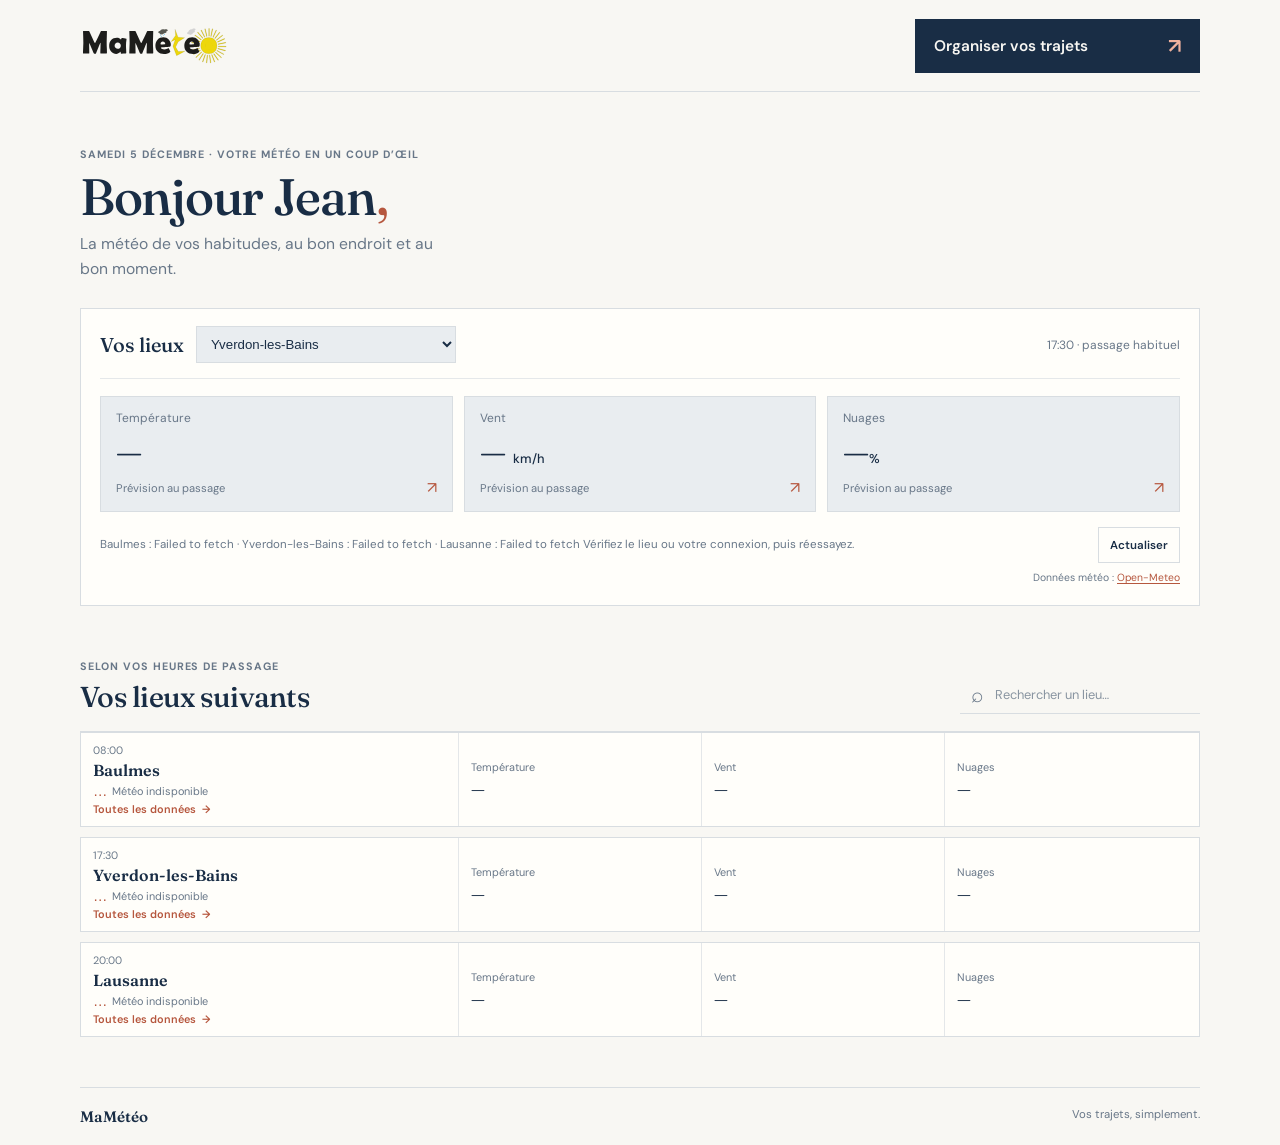
<file: mameteo/index.html>
<!doctype html>
<html lang="fr">
<head>
	<meta charset="utf-8">
	<meta name="viewport" content="width=device-width, initial-scale=1">
	<meta name="theme-color" content="#f8f7f3">
	<title>MaMétéo — vos trajets, en un coup d’œil</title>
	<link rel="stylesheet" href="app.css">
	<script src="app.js" defer></script>
</head>
<body>
	<div class="app-shell">
		<header class="topbar">
			<nav class="header-nav" aria-label="Navigation principale">
				<a class="header-back" href="#accueil" aria-label="Retour à l’accueil" hidden><span aria-hidden="true">←</span></a>
				<a class="brand" href="#accueil" aria-label="MaMétéo, accueil"><img class="brand-logo" src="assets/logo-mameteo.svg" width="400" height="110" alt="MaMétéo"></a>
				<a class="organize-button" id="organize-cta" href="#organisation">Organiser vos trajets <span aria-hidden="true">↗</span></a>
			</nav>
		</header>

		<main>
			<section class="screen home-screen" id="accueil" data-screen="accueil" aria-labelledby="home-title">
				<div class="home-intro">
					<p class="eyebrow" id="today-label">VOTRE MÉTÉO, EN UN COUP D’ŒIL</p>
					<h1 id="home-title">Bonjour Jean<span>,</span></h1>
					<p class="lede">La météo de vos habitudes, au bon endroit et au bon moment.</p>
				</div>

				<section class="weather-overview" aria-label="Météo du lieu sélectionné">
					<div class="location-heading">
						<label class="location-select-label" for="featured-place">Vos lieux</label>
						<select class="location-select" id="featured-place" aria-label="Choisir un lieu"></select>
						<span class="location-time" id="featured-time"></span>
					</div>
					<div class="weather-summary" id="weather-summary">
						<a class="summary-metric" href="#precision" data-summary-metric="temperature"><span class="metric-label">Température</span><strong id="summary-temperature">—</strong><span class="metric-hint"><span id="summary-temperature-hint">Prévision au passage</span><span aria-hidden="true">↗</span></span></a>
						<a class="summary-metric" href="#precision" data-summary-metric="wind"><span class="metric-label">Vent</span><strong id="summary-wind">— <small>km/h</small></strong><span class="metric-hint"><span id="summary-wind-hint">Prévision au passage</span><span aria-hidden="true">↗</span></span></a>
						<a class="summary-metric" href="#precision" data-summary-metric="clouds"><span class="metric-label">Nuages</span><strong id="summary-clouds">—<small>%</small></strong><span class="metric-hint"><span id="summary-clouds-hint">Prévision au passage</span><span aria-hidden="true">↗</span></span></a>
					</div>
					<div class="weather-status-row"><p class="weather-status" id="weather-status" role="status">Chargement des prévisions météo…</p><button class="refresh-weather" id="refresh-weather" type="button" disabled>Actualiser</button></div>
					<p class="weather-attribution">Données météo : <a href="https://open-meteo.com/" target="_blank" rel="noreferrer">Open-Meteo</a></p>
				</section>

				<section class="places-section" aria-labelledby="places-title">
					<div class="section-heading" id="lieux">
						<div><p class="eyebrow">SELON VOS HEURES DE PASSAGE</p><h2 id="places-title">Vos lieux suivants</h2></div>
						<label class="search-box"><span class="visually-hidden">Rechercher un lieu</span><span aria-hidden="true">⌕</span><input id="place-search" type="search" placeholder="Rechercher un lieu…"></label>
					</div>
					<div class="place-list" id="place-grid" aria-live="polite"></div>
					<p class="empty-state" id="empty-state" hidden>Aucun lieu ne correspond à votre recherche.</p>
				</section>
			</section>

			<section class="screen organize-screen" id="organisation" data-screen="organisation" aria-labelledby="organize-title" hidden>
				<div class="page-heading">
					<p class="eyebrow">VOS HABITUDES, À VOTRE RYTHME</p>
					<h1 id="organize-title">Organiser vos trajets</h1>
					<p class="lede">Ajoutez vos lieux et indiquez à quelle heure vous y passez d’habitude.</p>
				</div>
				<div class="organize-layout">
					<section class="route-panel" aria-labelledby="route-heading">
						<div class="section-heading compact-heading"><div><p class="eyebrow">ORDRE DE PASSAGE</p><h2 id="route-heading">Vos lieux enregistrés</h2></div></div>
						<ol class="route-list" id="route-list"></ol>
					</section>
					<aside class="settings-panel">
						<form class="add-form" id="add-place-form">
							<p class="eyebrow">UN NOUVEAU REPÈRE</p>
							<h2>Ajouter un lieu</h2>
							<label for="new-place-name">Rechercher une ville ou un lieu</label>
							<div class="place-search-field">
								<input id="new-place-name" name="name" type="search" placeholder="Ex. Neuchâtel" maxlength="80" autocomplete="off" role="combobox" aria-autocomplete="list" aria-controls="place-suggestions" aria-expanded="false" aria-describedby="place-search-status" required>
								<ul class="place-suggestions" id="place-suggestions" role="listbox" aria-label="Suggestions de lieux" hidden></ul>
							</div>
							<p class="place-search-status" id="place-search-status" role="status" aria-live="polite">Saisissez au moins deux caractères pour rechercher un lieu.</p>
							<label for="new-place-time">Heure de passage habituelle</label>
							<input id="new-place-time" name="time" type="text" value="18:00" placeholder="18:00" inputmode="text" pattern="([01][0-9]|2[0-3]):[0-5][0-9]" maxlength="5" aria-describedby="time-format-description" title="Saisissez une heure au format 24 h, de 00:00 à 23:59" required>
							<p class="place-search-status" id="time-format-description">Format 24 h : de 00:00 à 23:59.</p>
							<button class="primary-button" type="submit">Ajouter le lieu <span aria-hidden="true">+</span></button>
						</form>
						<div class="notification-setting">
							<div><strong>Rappels de trajet</strong><p>Les lieux sont réglés sur un rappel une heure avant. Activez les notifications pour recevoir les alertes.</p></div>
							<label class="switch"><input id="notification-setting" type="checkbox" aria-label="Activer les rappels météo"><span aria-hidden="true"></span></label>
						</div>
						<p class="notification-status" id="notification-status" role="status"></p>
					</aside>
				</div>
			</section>

			<section class="screen detail-screen" id="precision" data-screen="precision" aria-labelledby="detail-title" hidden>
				<a class="back-link" href="#accueil">← <span>Retour à mes lieux</span></a>
				<div class="detail-heading">
					<div><p class="eyebrow" id="detail-kicker">VOTRE TRAJET · 17:30</p><h1 id="detail-title">Yverdon-les-Bains</h1><p class="lede" id="detail-description">Chargement des prévisions météo…</p></div>
					<div class="detail-temperature"><span class="weather-symbol" id="detail-symbol" aria-hidden="true">…</span><strong id="detail-temperature-value">—</strong><span id="detail-condition">—</span></div>
				</div>
				<div class="weather-measures" aria-label="Toutes les données météo">
					<section class="weather-measure" aria-labelledby="temperature-heading">
						<div class="measure-panel">
							<div class="measure-primary"><span class="measure-symbol" id="temperature-symbol" aria-hidden="true">…</span><div class="measure-reading"><strong id="measure-temperature-value">—</strong><h2 class="measure-title" id="temperature-heading">Température</h2></div><span id="measure-condition">—</span></div>
							<div class="measure-secondary"><div class="measure-stat"><span>Température ressentie</span><strong id="fact-feels-like">—</strong></div><p id="temperature-advice">Chargement des prévisions météo…</p></div>
						</div>
					</section>
					<section class="weather-measure" aria-labelledby="wind-heading">
						<div class="measure-panel">
							<div class="measure-primary"><span class="measure-symbol wind-symbol" aria-hidden="true">↗</span><div class="measure-reading"><strong id="fact-wind">— <small>km/h</small></strong><h2 class="measure-title" id="wind-heading">Vent</h2></div><span>Vitesse moyenne</span></div>
							<div class="measure-secondary measure-stats"><div class="measure-stat"><span>Direction</span><strong id="wind-direction">—</strong></div><div class="measure-stat"><span>Rafales</span><strong id="wind-gusts">—</strong></div><p id="wind-advice">Chargement des prévisions météo…</p></div>
						</div>
					</section>
					<section class="weather-measure" aria-labelledby="clouds-heading">
						<div class="measure-panel">
							<div class="measure-primary"><span class="measure-symbol" aria-hidden="true">☁</span><div class="measure-reading"><strong id="fact-clouds">—</strong><h2 class="measure-title" id="clouds-heading">Nuages</h2></div><span>Couverture nuageuse</span></div>
							<div class="measure-secondary measure-stats"><div class="cloud-cover-track" aria-label="Couverture nuageuse"><span id="cloud-cover-fill"></span></div><div class="measure-stat"><span>Humidité</span><strong id="fact-humidity">—</strong></div><div class="measure-stat"><span>Risque de pluie</span><strong id="fact-precipitation">—</strong></div></div>
						</div>
					</section>
				</div>
				<a class="forecast-link" href="#precision-plus">Voir les prévisions heure par heure <span aria-hidden="true">→</span></a>
				<p class="weather-attribution">Prévisions fournies par <a href="https://open-meteo.com/" target="_blank" rel="noreferrer">Open-Meteo</a>.</p>
			</section>

			<section class="screen forecast-screen" id="precision-plus" data-screen="precision-plus" aria-labelledby="forecast-title" hidden>
				<a class="back-link" href="#precision">← <span>Retour aux précisions</span></a>
				<div class="page-heading forecast-heading"><p class="eyebrow">ÉVOLUTION DU CIEL</p><h1 id="forecast-title">Les prochaines heures</h1><p class="lede" id="forecast-location">Yverdon-les-Bains · aujourd’hui</p></div>
				<div class="forecast-strip" id="forecast-strip" aria-label="Prévisions autour de l’heure de passage"></div>
				<a class="primary-button forecast-back" href="#precision">J’ai ma réponse <span aria-hidden="true">→</span></a>
			</section>
		</main>
		<footer><span>MaMétéo</span><span>Vos trajets, simplement.</span></footer>
	</div>
</body>
</html>
</file>
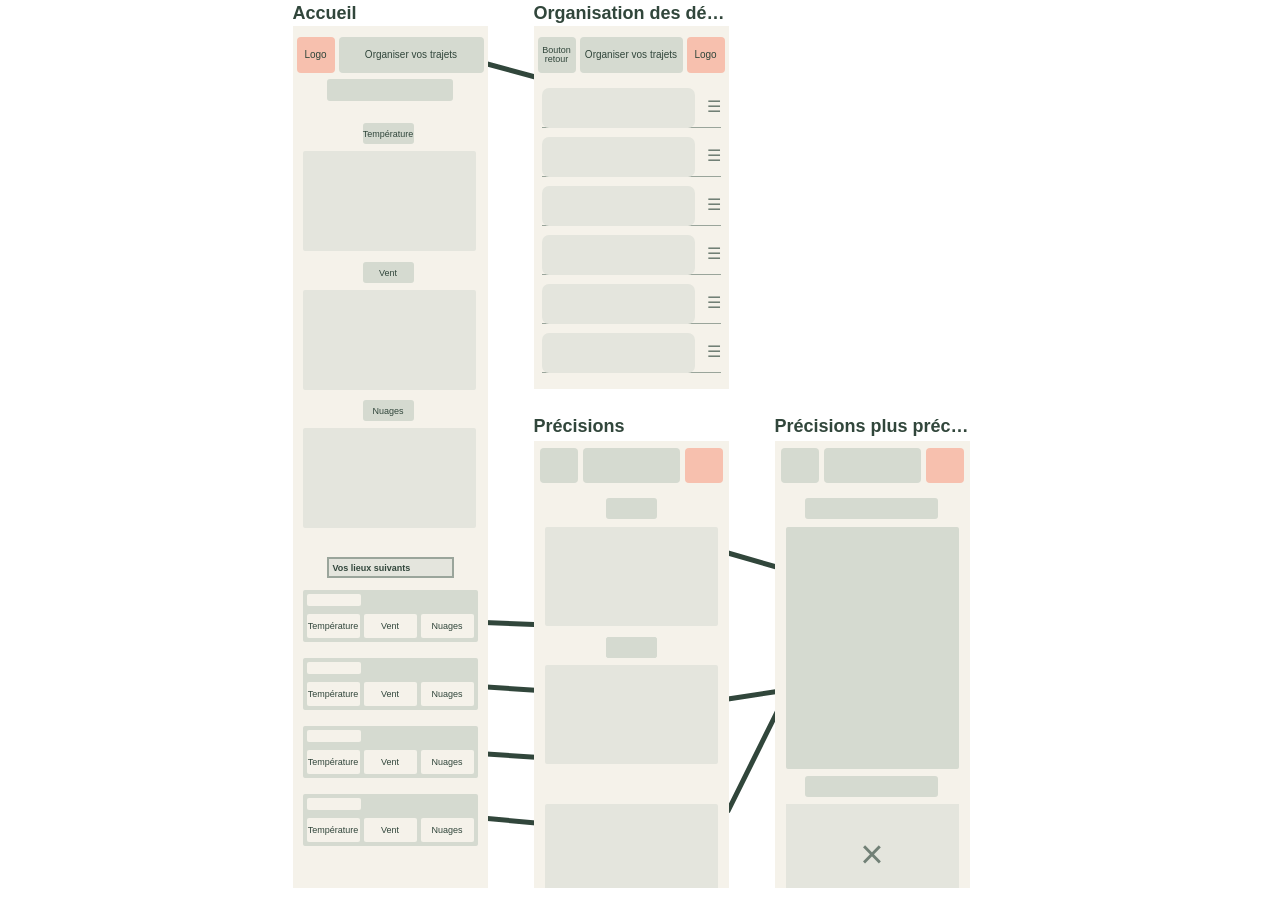
<file: mameteo/nouvelles-versions/index.html>
<!doctype html>
<html lang="fr">
<head>
  <meta charset="utf-8">
  <meta name="viewport" content="width=device-width, initial-scale=1">
  <title>MaMétéo — nouvelle maquette</title>
  <link rel="stylesheet" href="styles.css">
</head>
<body>
  <main class="stage" aria-label="Maquette MaMétéo">
    <svg class="connections" viewBox="0 0 715 888" aria-hidden="true">
      <path d="M197 62 L267 81" />
      <path d="M188 622 L264 625" />
      <path d="M188 686 L264 691" />
      <path d="M188 753 L264 758" />
      <path d="M188 817 L264 824" />
      <path d="M445 553 L504 570" />
      <path d="M445 699 L504 690" />
      <path d="M445 811 L504 692" />
    </svg>

    <section class="screen home-screen" id="accueil" aria-labelledby="home-title">
      <h1 class="screen-title" id="home-title">Accueil</h1>
      <div class="home-page">
        <header class="home-header">
          <a class="logo-button" href="#accueil">Logo</a>
          <a class="organize-button" href="#organisation">Organiser vos trajets</a>
        </header>
        <a class="location-select" href="#lieux">Vos lieux</a>
        <section class="weather-summary" aria-label="Météo actuelle">
          <a class="metric-label" href="#precision">Température</a>
          <a class="weather-placeholder" href="#precision" aria-label="Voir les précisions de température"></a>
          <a class="metric-label" href="#precision">Vent</a>
          <a class="weather-placeholder" href="#precision" aria-label="Voir les précisions sur le vent"></a>
          <a class="metric-label" href="#precision">Nuages</a>
          <a class="weather-placeholder" href="#precision" aria-label="Voir les précisions sur les nuages"></a>
        </section>
        <section class="saved-places" id="lieux" aria-label="Vos lieux suivants">
          <h2>Vos lieux suivants</h2>
          <div class="place-row">
            <span class="place-name" aria-label="Lieu suivant"></span>
            <a href="#precision">Température</a><a href="#precision">Vent</a><a href="#precision">Nuages</a>
          </div>
          <div class="place-row">
            <span class="place-name" aria-label="Lieu suivant"></span>
            <a href="#precision">Température</a><a href="#precision">Vent</a><a href="#precision">Nuages</a>
          </div>
          <div class="place-row">
            <span class="place-name" aria-label="Lieu suivant"></span>
            <a href="#precision">Température</a><a href="#precision">Vent</a><a href="#precision">Nuages</a>
          </div>
          <div class="place-row">
            <span class="place-name" aria-label="Lieu suivant"></span>
            <a href="#precision">Température</a><a href="#precision">Vent</a><a href="#precision">Nuages</a>
          </div>
        </section>
      </div>
    </section>

    <div class="middle-column">
      <section class="screen organize-screen" id="organisation" aria-labelledby="organize-title">
        <h2 class="screen-title" id="organize-title">Organisation des déplacements</h2>
        <div class="organize-page">
          <header class="organize-header">
            <a href="#accueil" class="back-button">Bouton<br>retour</a>
            <a href="#organisation" class="organize-current">Organiser vos trajets</a>
            <a href="#accueil" class="logo-button">Logo</a>
          </header>
          <ol class="route-list" aria-label="Ordre des lieux">
            <li><a href="#accueil" aria-label="Lieu 1"></a><span aria-hidden="true">☰</span></li>
            <li><a href="#accueil" aria-label="Lieu 2"></a><span aria-hidden="true">☰</span></li>
            <li><a href="#accueil" aria-label="Lieu 3"></a><span aria-hidden="true">☰</span></li>
            <li><a href="#accueil" aria-label="Lieu 4"></a><span aria-hidden="true">☰</span></li>
            <li><a href="#accueil" aria-label="Lieu 5"></a><span aria-hidden="true">☰</span></li>
            <li><a href="#accueil" aria-label="Lieu 6"></a><span aria-hidden="true">☰</span></li>
          </ol>
        </div>
      </section>
      <section class="screen precision-screen" id="precision" aria-labelledby="precision-title">
        <h2 class="screen-title" id="precision-title">Précisions</h2>
        <div class="precision-page">
          <nav class="metric-tabs" aria-label="Type de précision">
            <a href="#precision-plus" aria-label="Température" class="tab-temperature"></a>
            <a href="#precision-plus" aria-label="Vent" class="tab-wind"></a>
            <a href="#precision-plus" aria-label="Nuages" class="tab-clouds"></a>
          </nav>
          <div class="small-placeholder"></div>
          <a class="detail-placeholder" href="#precision-plus" aria-label="Voir des précisions plus précises"></a>
          <div class="small-placeholder lower"></div>
          <a class="detail-placeholder second" href="#precision-plus" aria-label="Voir des précisions supplémentaires"></a>
          <div class="small-placeholder lower"></div>
          <a class="detail-placeholder third" href="#precision-plus" aria-label="Voir les précisions détaillées"></a>
        </div>
      </section>
    </div>

    <section class="screen precise-screen" id="precision-plus" aria-labelledby="precise-title">
      <h2 class="screen-title" id="precise-title">Précisions plus précises</h2>
      <div class="precise-page">
        <nav class="metric-tabs" aria-label="Type de précision">
          <a href="#precision" aria-label="Température" class="tab-temperature"></a>
          <a href="#precision" aria-label="Vent" class="tab-wind"></a>
          <a href="#precision" aria-label="Nuages" class="tab-clouds"></a>
        </nav>
        <div class="small-placeholder"></div>
        <div class="detail-placeholder tall"></div>
        <div class="small-placeholder lower"></div>
        <a class="close-placeholder" href="#precision" aria-label="Fermer les précisions">×</a>
      </div>
    </section>
  </main>
</body>
</html>
</file>
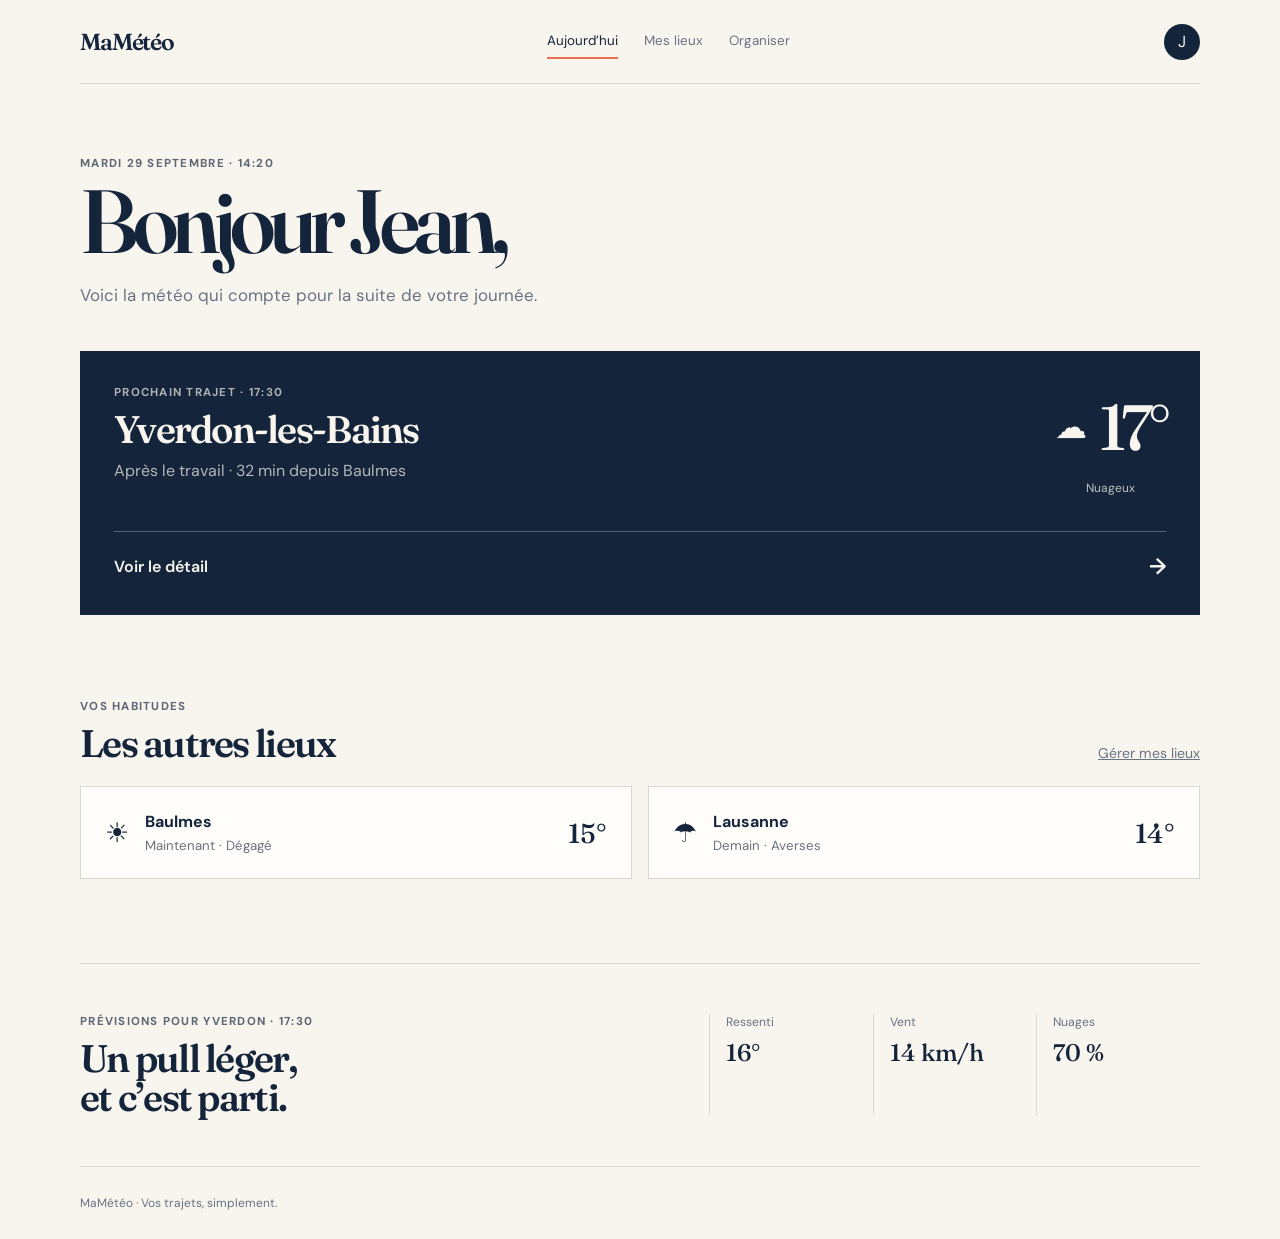
<file: mameteo/piste-a.html>
<!doctype html><html lang="fr"><head><meta charset="utf-8"><meta name="viewport" content="width=device-width, initial-scale=1"><title>MaMétéo — Piste A</title><link rel="stylesheet" href="styles.css"></head><body class="app editorial"><header><a class="wordmark" href="index.html">MaMétéo</a><nav aria-label="Navigation principale"><a class="active" href="#accueil">Aujourd’hui</a><a href="#lieux">Mes lieux</a><a href="#organiser">Organiser</a></nav><button class="avatar" aria-label="Profil de Jean">J</button></header><main id="accueil"><section class="hero"><p class="eyebrow">Mardi 29 septembre · 14:20</p><h1>Bonjour Jean,</h1><p>Voici la météo qui compte pour la suite de votre journée.</p></section><article class="next-place"><div><p class="eyebrow">Prochain trajet · 17:30</p><h2>Yverdon-les-Bains</h2><p>Après le travail · 32 min depuis Baulmes</p></div><div class="weather-main"><span class="weather-icon">☁</span><strong>17°</strong><span>Nuageux</span></div><a class="button" href="#detail">Voir le détail <span>→</span></a></article><section id="lieux" class="section-head"><div><p class="eyebrow">Vos habitudes</p><h2>Les autres lieux</h2></div><a href="#organiser">Gérer mes lieux</a></section><section class="place-grid"><article class="place-card"><span>☀</span><div><h3>Baulmes</h3><p>Maintenant · Dégagé</p></div><strong>15°</strong></article><article class="place-card"><span>☂</span><div><h3>Lausanne</h3><p>Demain · Averses</p></div><strong>14°</strong></article></section><section id="detail" class="detail"><div><p class="eyebrow">Prévisions pour Yverdon · 17:30</p><h2>Un pull léger,<br>et c’est parti.</h2></div><dl><div><dt>Ressenti</dt><dd>16°</dd></div><div><dt>Vent</dt><dd>14 km/h</dd></div><div><dt>Nuages</dt><dd>70 %</dd></div></dl></section></main><footer>MaMétéo · Vos trajets, simplement.</footer></body></html>
</file>
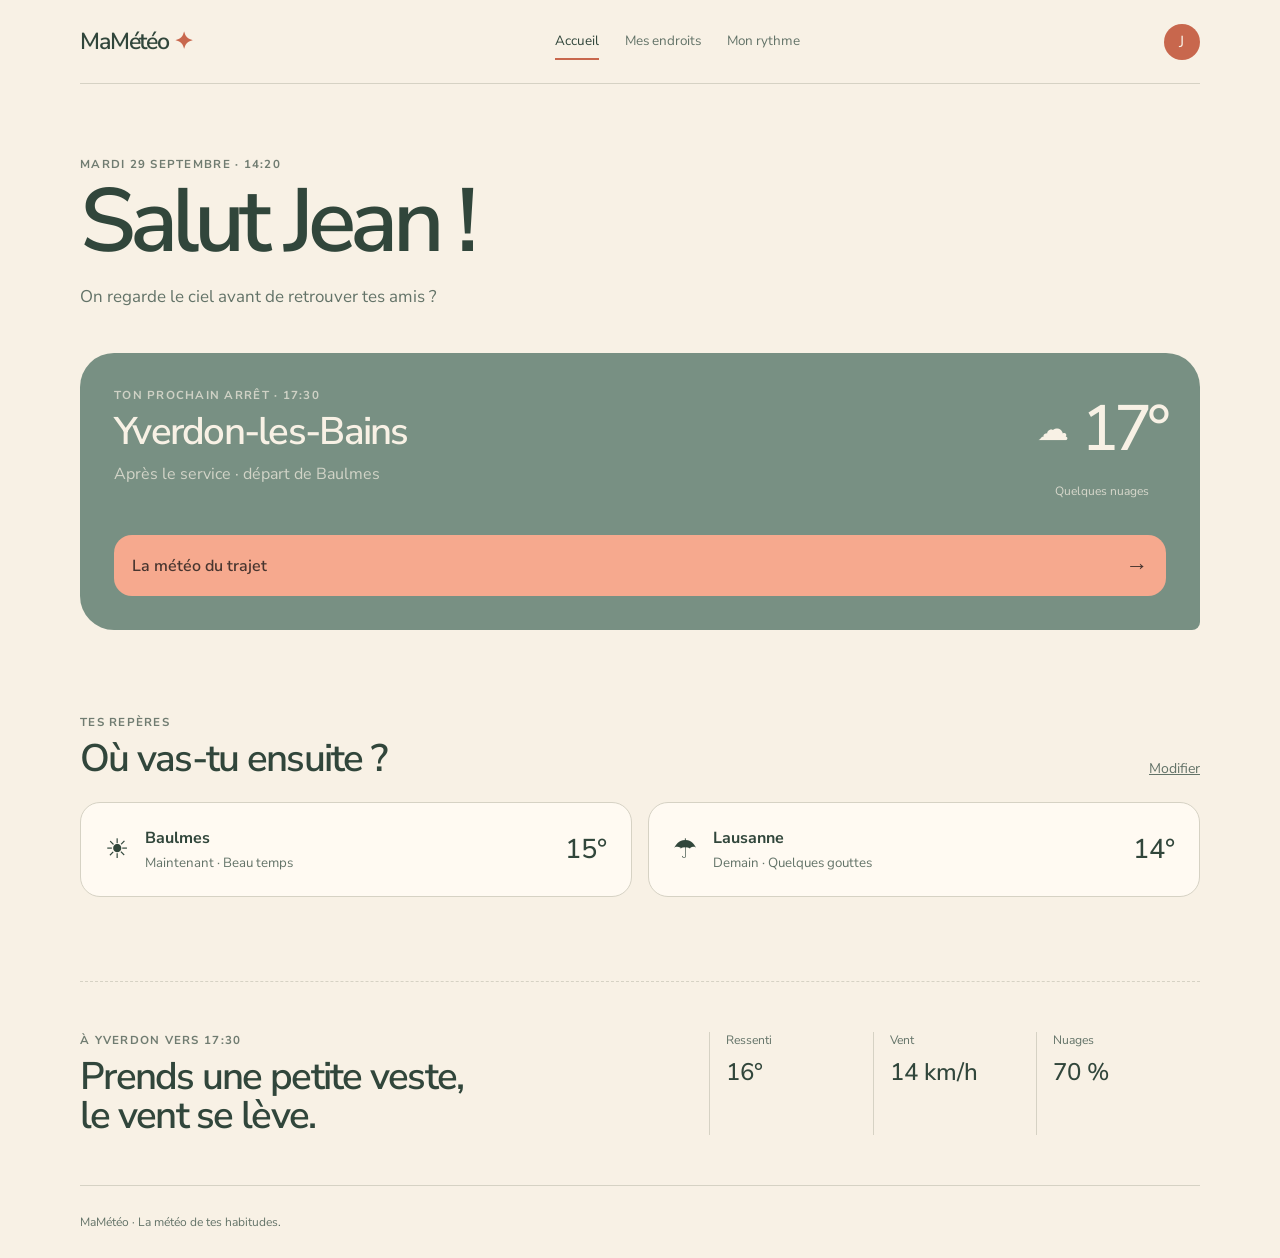
<file: mameteo/piste-b.html>
<!doctype html><html lang="fr"><head><meta charset="utf-8"><meta name="viewport" content="width=device-width, initial-scale=1"><title>MaMétéo — Piste B</title><link rel="stylesheet" href="styles.css"></head><body class="app warm"><header><a class="wordmark" href="index.html">MaMétéo <i>✦</i></a><nav aria-label="Navigation principale"><a class="active" href="#accueil">Accueil</a><a href="#lieux">Mes endroits</a><a href="#organiser">Mon rythme</a></nav><button class="avatar" aria-label="Profil de Jean">J</button></header><main id="accueil"><section class="hero"><p class="eyebrow">Mardi 29 septembre · 14:20</p><h1>Salut Jean !</h1><p>On regarde le ciel avant de retrouver tes amis ?</p></section><article class="next-place"><div><p class="eyebrow">Ton prochain arrêt · 17:30</p><h2>Yverdon-les-Bains</h2><p>Après le service · départ de Baulmes</p></div><div class="weather-main"><span class="weather-icon">☁</span><strong>17°</strong><span>Quelques nuages</span></div><a class="button" href="#detail">La météo du trajet <span>→</span></a></article><section id="lieux" class="section-head"><div><p class="eyebrow">Tes repères</p><h2>Où vas-tu ensuite ?</h2></div><a href="#organiser">Modifier</a></section><section class="place-grid"><article class="place-card"><span>☀</span><div><h3>Baulmes</h3><p>Maintenant · Beau temps</p></div><strong>15°</strong></article><article class="place-card"><span>☂</span><div><h3>Lausanne</h3><p>Demain · Quelques gouttes</p></div><strong>14°</strong></article></section><section id="detail" class="detail"><div><p class="eyebrow">À Yverdon vers 17:30</p><h2>Prends une petite veste,<br>le vent se lève.</h2></div><dl><div><dt>Ressenti</dt><dd>16°</dd></div><div><dt>Vent</dt><dd>14 km/h</dd></div><div><dt>Nuages</dt><dd>70 %</dd></div></dl></section></main><footer>MaMétéo · La météo de tes habitudes.</footer></body></html>
</file>
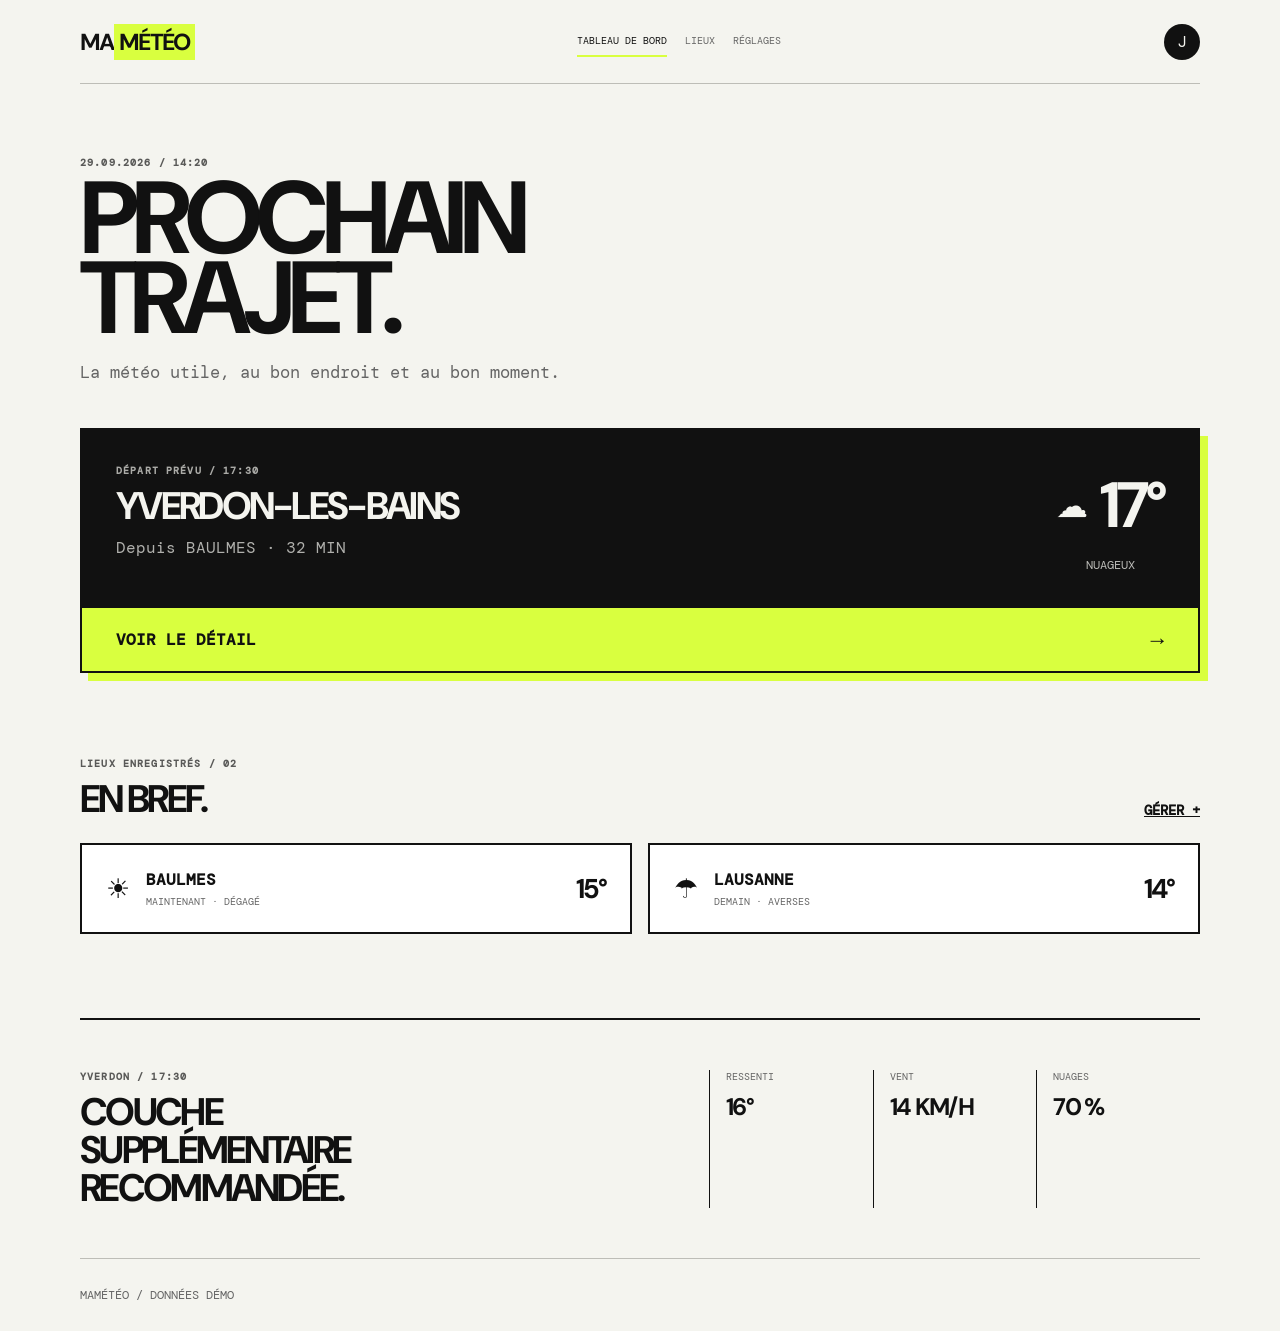
<file: mameteo/piste-c.html>
<!doctype html><html lang="fr"><head><meta charset="utf-8"><meta name="viewport" content="width=device-width, initial-scale=1"><title>MaMétéo — Piste C</title><link rel="stylesheet" href="styles.css"></head><body class="app modern"><header><a class="wordmark" href="index.html">MA<span>MÉTÉO</span></a><nav aria-label="Navigation principale"><a class="active" href="#accueil">TABLEAU DE BORD</a><a href="#lieux">LIEUX</a><a href="#organiser">RÉGLAGES</a></nav><button class="avatar" aria-label="Profil de Jean">J</button></header><main id="accueil"><section class="hero"><p class="eyebrow">29.09.2026 / 14:20</p><h1>PROCHAIN<br>TRAJET.</h1><p>La météo utile, au bon endroit et au bon moment.</p></section><article class="next-place"><div><p class="eyebrow">DÉPART PRÉVU / 17:30</p><h2>YVERDON-LES-BAINS</h2><p>Depuis BAULMES · 32 MIN</p></div><div class="weather-main"><span class="weather-icon">☁</span><strong>17°</strong><span>NUAGEUX</span></div><a class="button" href="#detail">VOIR LE DÉTAIL <span>→</span></a></article><section id="lieux" class="section-head"><div><p class="eyebrow">LIEUX ENREGISTRÉS / 02</p><h2>EN BREF.</h2></div><a href="#organiser">GÉRER +</a></section><section class="place-grid"><article class="place-card"><span>☀</span><div><h3>BAULMES</h3><p>MAINTENANT · DÉGAGÉ</p></div><strong>15°</strong></article><article class="place-card"><span>☂</span><div><h3>LAUSANNE</h3><p>DEMAIN · AVERSES</p></div><strong>14°</strong></article></section><section id="detail" class="detail"><div><p class="eyebrow">YVERDON / 17:30</p><h2>COUCHE<br>SUPPLÉMENTAIRE<br>RECOMMANDÉE.</h2></div><dl><div><dt>RESSENTI</dt><dd>16°</dd></div><div><dt>VENT</dt><dd>14 KM/H</dd></div><div><dt>NUAGES</dt><dd>70 %</dd></div></dl></section></main><footer>MAMÉTÉO / DONNÉES DÉMO</footer></body></html>
</file>
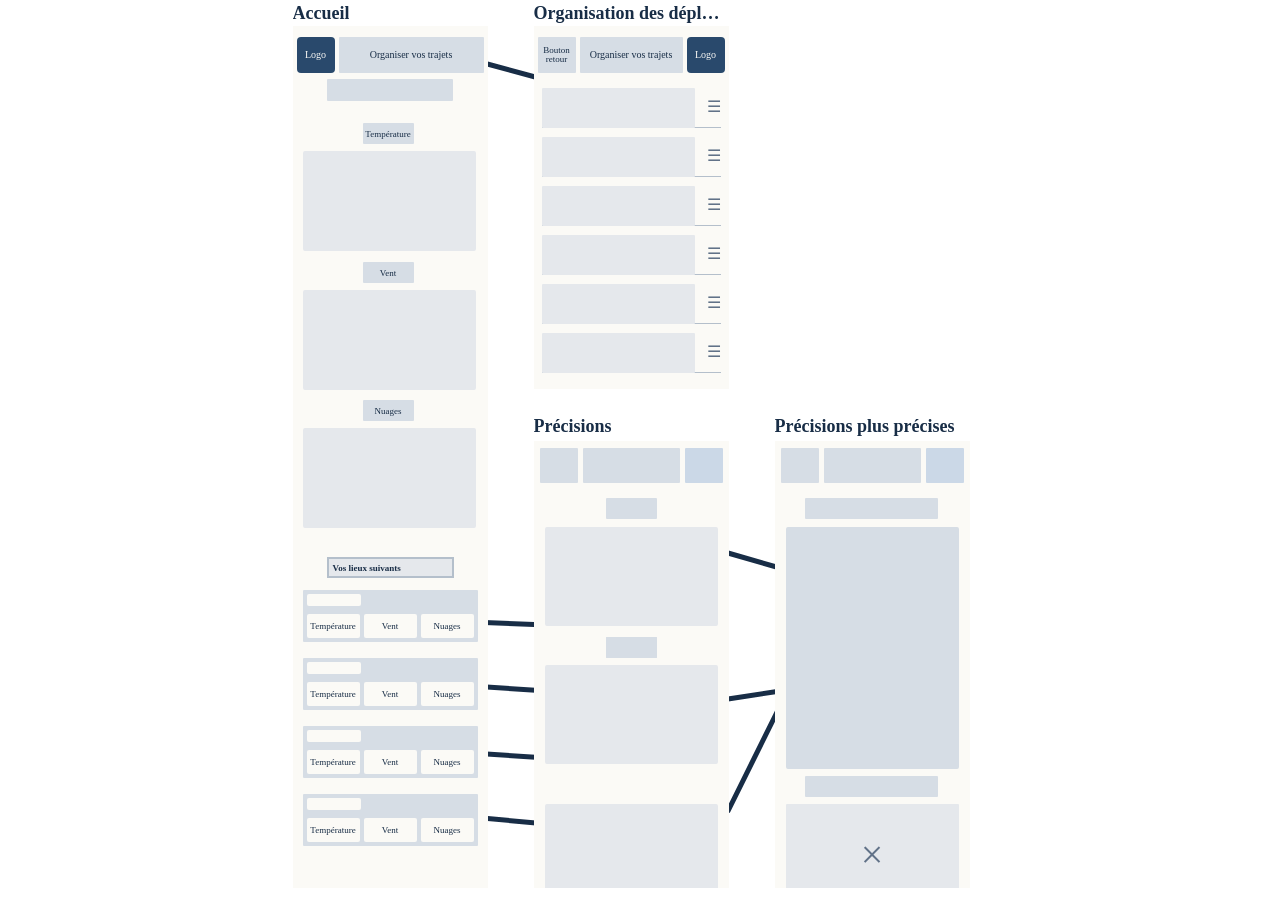
<file: mameteo/nouvelles-versions/piste-a.html>
<!doctype html>
<html lang="fr">
<head>
  <meta charset="utf-8">
  <meta name="viewport" content="width=device-width, initial-scale=1">
  <title>MaMétéo — Piste A</title>
  <link rel="stylesheet" href="styles.css">
  <link rel="stylesheet" href="styles-a.css">
</head>
<body class="piste-a">
  <main class="stage" aria-label="Maquette MaMétéo — Piste A">
    <svg class="connections" viewBox="0 0 715 888" aria-hidden="true">
      <path d="M197 62 L267 81" />
      <path d="M188 622 L264 625" />
      <path d="M188 686 L264 691" />
      <path d="M188 753 L264 758" />
      <path d="M188 817 L264 824" />
      <path d="M445 553 L504 570" />
      <path d="M445 699 L504 690" />
      <path d="M445 811 L504 692" />
    </svg>

    <section class="screen home-screen" id="accueil" aria-labelledby="home-title">
      <h1 class="screen-title" id="home-title">Accueil</h1>
      <div class="home-page">
        <header class="home-header">
          <a class="logo-button" href="#accueil">Logo</a>
          <a class="organize-button" href="#organisation">Organiser vos trajets</a>
        </header>
        <a class="location-select" href="#lieux">Vos lieux</a>
        <section class="weather-summary" aria-label="Météo actuelle">
          <a class="metric-label" href="#precision">Température</a>
          <a class="weather-placeholder" href="#precision" aria-label="Voir les précisions de température"></a>
          <a class="metric-label" href="#precision">Vent</a>
          <a class="weather-placeholder" href="#precision" aria-label="Voir les précisions sur le vent"></a>
          <a class="metric-label" href="#precision">Nuages</a>
          <a class="weather-placeholder" href="#precision" aria-label="Voir les précisions sur les nuages"></a>
        </section>
        <section class="saved-places" id="lieux" aria-label="Vos lieux suivants">
          <h2>Vos lieux suivants</h2>
          <div class="place-row"><span class="place-name" aria-label="Lieu suivant"></span><a href="#precision">Température</a><a href="#precision">Vent</a><a href="#precision">Nuages</a></div>
          <div class="place-row"><span class="place-name" aria-label="Lieu suivant"></span><a href="#precision">Température</a><a href="#precision">Vent</a><a href="#precision">Nuages</a></div>
          <div class="place-row"><span class="place-name" aria-label="Lieu suivant"></span><a href="#precision">Température</a><a href="#precision">Vent</a><a href="#precision">Nuages</a></div>
          <div class="place-row"><span class="place-name" aria-label="Lieu suivant"></span><a href="#precision">Température</a><a href="#precision">Vent</a><a href="#precision">Nuages</a></div>
        </section>
      </div>
    </section>

    <div class="middle-column">
      <section class="screen organize-screen" id="organisation" aria-labelledby="organize-title">
        <h2 class="screen-title" id="organize-title">Organisation des déplacements</h2>
        <div class="organize-page">
          <header class="organize-header">
            <a href="#accueil" class="back-button">Bouton<br>retour</a>
            <a href="#organisation" class="organize-current">Organiser vos trajets</a>
            <a href="#accueil" class="logo-button">Logo</a>
          </header>
          <ol class="route-list" aria-label="Ordre des lieux">
            <li><a href="#accueil" aria-label="Lieu 1"></a><span aria-hidden="true">☰</span></li>
            <li><a href="#accueil" aria-label="Lieu 2"></a><span aria-hidden="true">☰</span></li>
            <li><a href="#accueil" aria-label="Lieu 3"></a><span aria-hidden="true">☰</span></li>
            <li><a href="#accueil" aria-label="Lieu 4"></a><span aria-hidden="true">☰</span></li>
            <li><a href="#accueil" aria-label="Lieu 5"></a><span aria-hidden="true">☰</span></li>
            <li><a href="#accueil" aria-label="Lieu 6"></a><span aria-hidden="true">☰</span></li>
          </ol>
        </div>
      </section>
      <section class="screen precision-screen" id="precision" aria-labelledby="precision-title">
        <h2 class="screen-title" id="precision-title">Précisions</h2>
        <div class="precision-page">
          <nav class="metric-tabs" aria-label="Type de précision">
            <a href="#precision-plus" aria-label="Température" class="tab-temperature"></a>
            <a href="#precision-plus" aria-label="Vent" class="tab-wind"></a>
            <a href="#precision-plus" aria-label="Nuages" class="tab-clouds"></a>
          </nav>
          <div class="small-placeholder"></div>
          <a class="detail-placeholder" href="#precision-plus" aria-label="Voir des précisions plus précises"></a>
          <div class="small-placeholder lower"></div>
          <a class="detail-placeholder second" href="#precision-plus" aria-label="Voir des précisions supplémentaires"></a>
          <div class="small-placeholder lower"></div>
          <a class="detail-placeholder third" href="#precision-plus" aria-label="Voir les précisions détaillées"></a>
        </div>
      </section>
    </div>

    <section class="screen precise-screen" id="precision-plus" aria-labelledby="precise-title">
      <h2 class="screen-title" id="precise-title">Précisions plus précises</h2>
      <div class="precise-page">
        <nav class="metric-tabs" aria-label="Type de précision">
          <a href="#precision" aria-label="Température" class="tab-temperature"></a>
          <a href="#precision" aria-label="Vent" class="tab-wind"></a>
          <a href="#precision" aria-label="Nuages" class="tab-clouds"></a>
        </nav>
        <div class="small-placeholder"></div>
        <div class="detail-placeholder tall"></div>
        <div class="small-placeholder lower"></div>
        <a class="close-placeholder" href="#precision" aria-label="Fermer les précisions">×</a>
      </div>
    </section>
  </main>
</body>
</html>
</file>
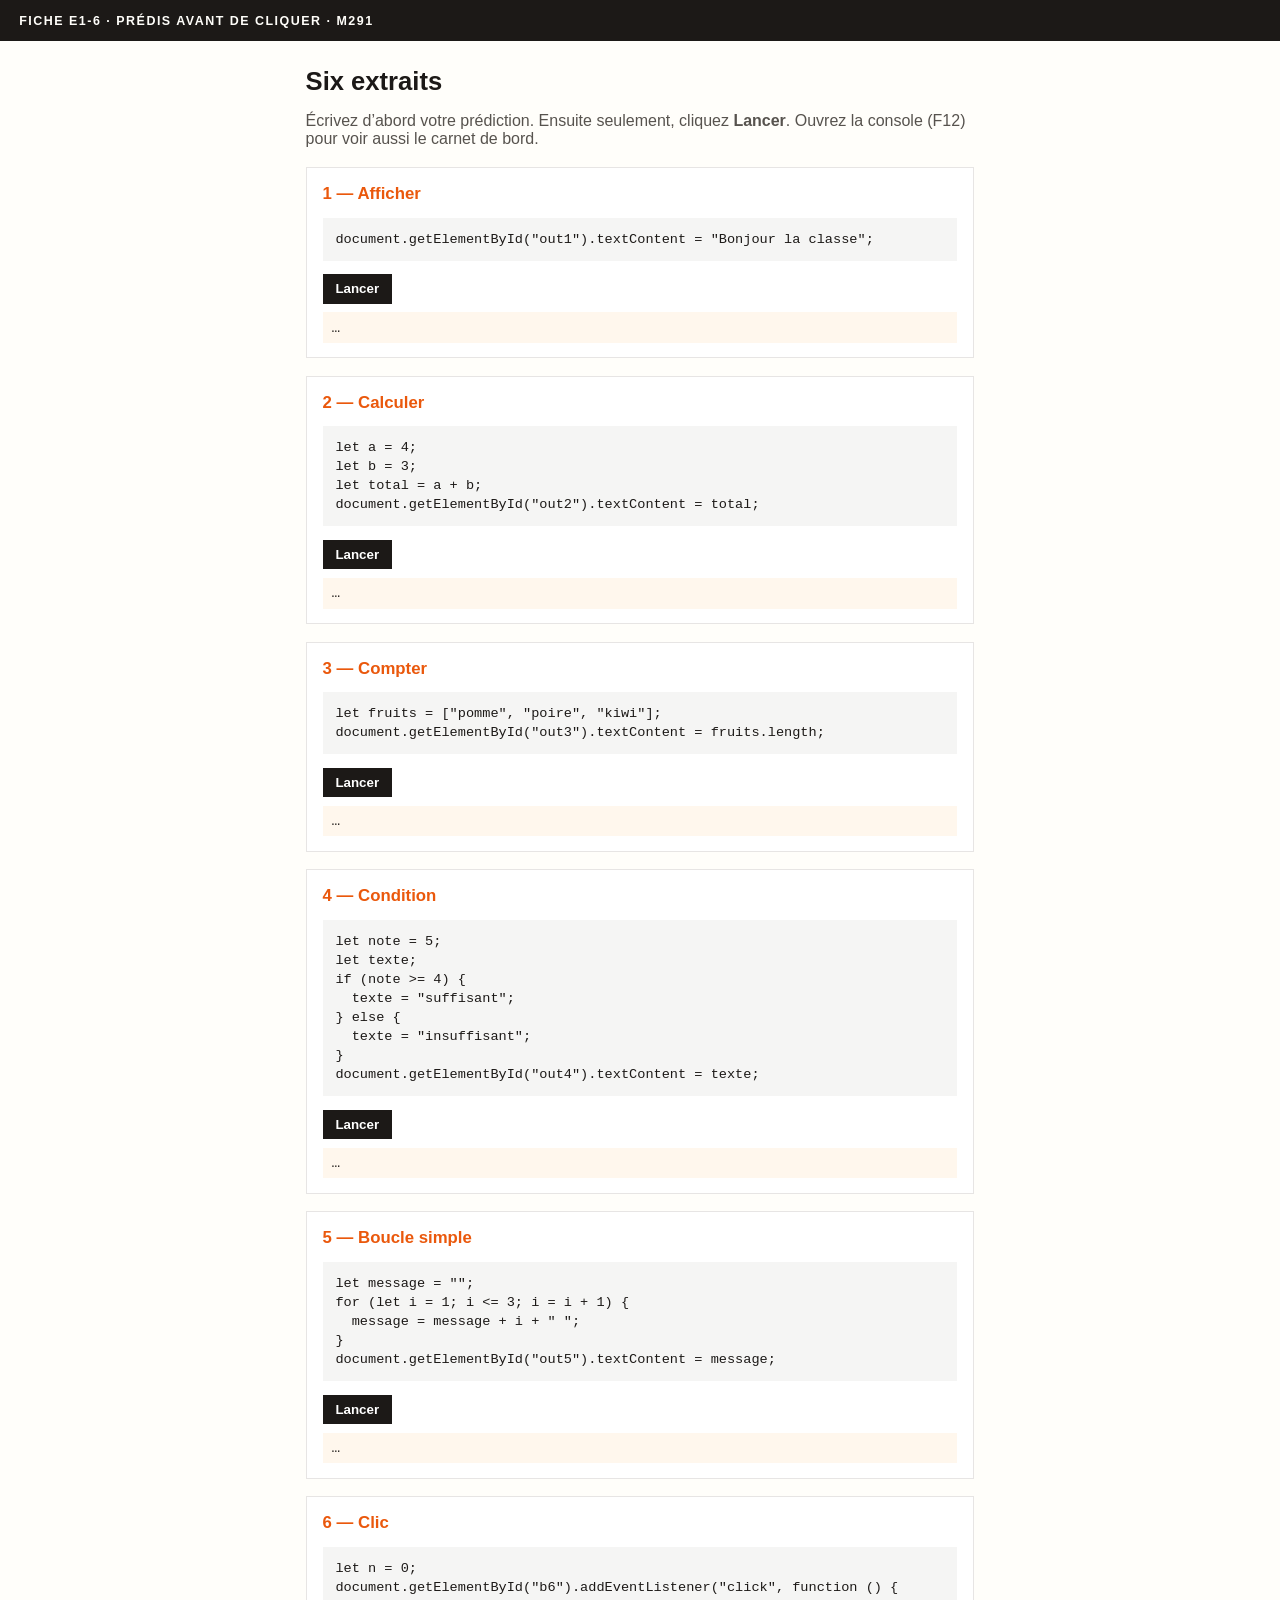
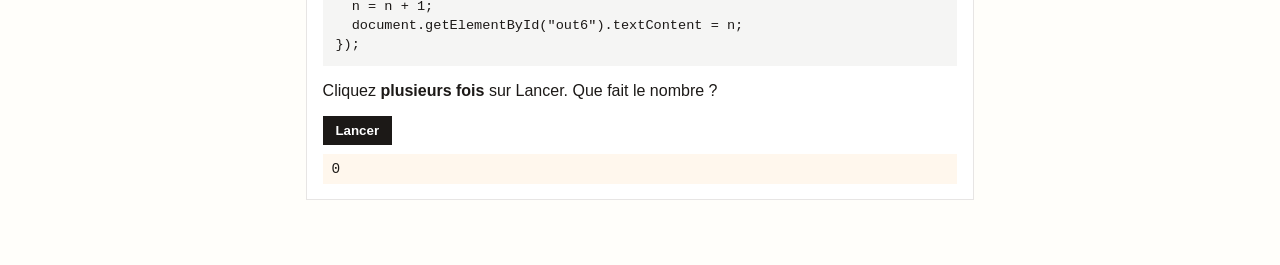
<file: semaine3/e1-6-predis-avant-de-cliquer/depart/six-extraits.html>
<!DOCTYPE html>
<html lang="fr">
<head>
  <meta charset="utf-8">
  <meta name="viewport" content="width=device-width, initial-scale=1">
  <title>e1-6 — Prédis avant de cliquer</title>
  <style>
    :root { --ink:#1c1917; --band:#1c1917; --accent:#ea580c; --bg:#fffefa; --paper:#f5f5f4; }
    * { box-sizing: border-box; }
    body { margin:0; font-family: Arial, Helvetica, sans-serif; background:var(--bg); color:var(--ink); }
    header { background:var(--band); color:#fffefa; padding:0.85rem 1.2rem; letter-spacing:.12em; text-transform:uppercase; font-size:.78rem; font-weight:700; }
    main { max-width: 44rem; margin:0 auto; padding:1.4rem 1.1rem 3rem; }
    h1 { font-size:1.6rem; margin:.2rem 0 0.6rem; }
    .lead { color:#57534e; margin-bottom:1.2rem; }
    article { background:#fff; border:1px solid #e7e5e4; margin:0 0 1.1rem; padding:1rem 1rem 0.9rem; }
    article h2 { margin:0 0 .4rem; font-size:1.05rem; color:var(--accent); }
    pre { background:var(--paper); padding:.75rem .8rem; overflow:auto; font-size:.85rem; line-height:1.4; }
    button { background:var(--band); color:#fff; border:0; padding:.45rem .8rem; font-weight:700; cursor:pointer; }
    button:hover { background:var(--accent); }
    .out { min-height:1.4rem; margin:.55rem 0 0; padding:.45rem .55rem; background:#fff7ed; font-family: ui-monospace, monospace; font-size:.9rem; }
  </style>
</head>
<body>
  <header>Fiche e1-6 · Prédis avant de cliquer · M291</header>
  <main>
    <h1>Six extraits</h1>
    <p class="lead">Écrivez d’abord votre prédiction. Ensuite seulement, cliquez <strong>Lancer</strong>. Ouvrez la console (F12) pour voir aussi le carnet de bord.</p>

    <article>
      <h2>1 — Afficher</h2>
      <pre>document.getElementById("out1").textContent = "Bonjour la classe";</pre>
      <button type="button" id="b1">Lancer</button>
      <div class="out" id="out1">…</div>
    </article>

    <article>
      <h2>2 — Calculer</h2>
      <pre>let a = 4;
let b = 3;
let total = a + b;
document.getElementById("out2").textContent = total;</pre>
      <button type="button" id="b2">Lancer</button>
      <div class="out" id="out2">…</div>
    </article>

    <article>
      <h2>3 — Compter</h2>
      <pre>let fruits = ["pomme", "poire", "kiwi"];
document.getElementById("out3").textContent = fruits.length;</pre>
      <button type="button" id="b3">Lancer</button>
      <div class="out" id="out3">…</div>
    </article>

    <article>
      <h2>4 — Condition</h2>
      <pre>let note = 5;
let texte;
if (note >= 4) {
  texte = "suffisant";
} else {
  texte = "insuffisant";
}
document.getElementById("out4").textContent = texte;</pre>
      <button type="button" id="b4">Lancer</button>
      <div class="out" id="out4">…</div>
    </article>

    <article>
      <h2>5 — Boucle simple</h2>
      <pre>let message = "";
for (let i = 1; i <= 3; i = i + 1) {
  message = message + i + " ";
}
document.getElementById("out5").textContent = message;</pre>
      <button type="button" id="b5">Lancer</button>
      <div class="out" id="out5">…</div>
    </article>

    <article>
      <h2>6 — Clic</h2>
      <pre>let n = 0;
document.getElementById("b6").addEventListener("click", function () {
  n = n + 1;
  document.getElementById("out6").textContent = n;
});</pre>
      <p>Cliquez <strong>plusieurs fois</strong> sur Lancer. Que fait le nombre ?</p>
      <button type="button" id="b6">Lancer</button>
      <div class="out" id="out6">0</div>
    </article>
  </main>
  <script>
    document.getElementById("b1").addEventListener("click", function () {
      document.getElementById("out1").textContent = "Bonjour la classe";
      console.log("extrait 1 : texte affiché");
    });
    document.getElementById("b2").addEventListener("click", function () {
      let a = 4;
      let b = 3;
      let total = a + b;
      document.getElementById("out2").textContent = total;
      console.log("extrait 2 :", total);
    });
    document.getElementById("b3").addEventListener("click", function () {
      let fruits = ["pomme", "poire", "kiwi"];
      document.getElementById("out3").textContent = fruits.length;
      console.log("extrait 3 :", fruits.length);
    });
    document.getElementById("b4").addEventListener("click", function () {
      let note = 5;
      let texte;
      if (note >= 4) {
        texte = "suffisant";
      } else {
        texte = "insuffisant";
      }
      document.getElementById("out4").textContent = texte;
      console.log("extrait 4 :", texte);
    });
    document.getElementById("b5").addEventListener("click", function () {
      let message = "";
      for (let i = 1; i <= 3; i = i + 1) {
        message = message + i + " ";
      }
      document.getElementById("out5").textContent = message;
      console.log("extrait 5 :", message);
    });
    let n = 0;
    document.getElementById("b6").addEventListener("click", function () {
      n = n + 1;
      document.getElementById("out6").textContent = n;
      console.log("extrait 6 :", n);
    });
  </script>
</body>
</html>
</file>
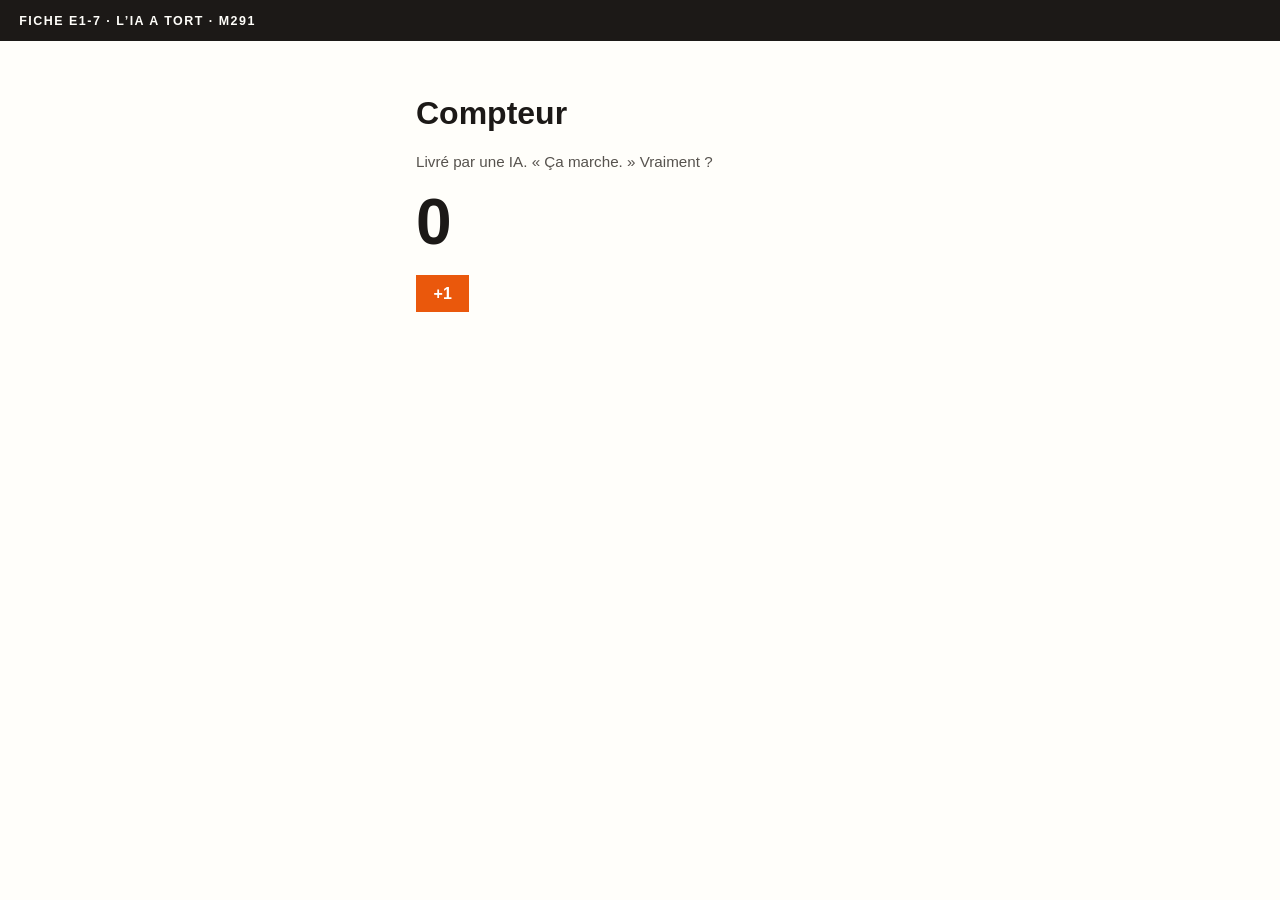
<file: semaine3/e1-7-l-ia-a-tort/depart/compteur.html>
<!DOCTYPE html>
<html lang="fr">
<head>
  <meta charset="utf-8">
  <meta name="viewport" content="width=device-width, initial-scale=1">
  <title>Compteur — e1-7 (version livrée par l’IA)</title>
  <style>
    body { font-family: Arial, Helvetica, sans-serif; background:#fffefa; color:#1c1917; margin:0; }
    header { background:#1c1917; color:#fffefa; padding:.85rem 1.2rem; letter-spacing:.12em; text-transform:uppercase; font-size:.78rem; font-weight:700; }
    main { max-width: 28rem; margin:0 auto; padding:2rem 1.1rem; }
    .count { font-size: 4rem; font-weight:700; margin:.4rem 0 1rem; }
    button { background:#ea580c; color:#fff; border:0; padding:.6rem 1.1rem; font-size:1rem; font-weight:700; cursor:pointer; }
    .note { color:#57534e; font-size:.95rem; }
  </style>
</head>
<body>
  <header>Fiche e1-7 · L’IA a tort · M291</header>
  <main>
    <h1>Compteur</h1>
    <p class="note">Livré par une IA. « Ça marche. » Vraiment ?</p>
    <p class="count" id="affiche">0</p>
    <button type="button" id="plus">+1</button>
  </main>
<script>
  let n = 0;

  const bouton = document.getElementById("plus");
  const affiche = document.getElementById("affiche");

  bouton.addEventListener("click", function () {
    n = n + 1;
    affiche.textContent = n;
    console.log("n vaut maintenant", n);
  });
</script>
</body>
</html>
</file>
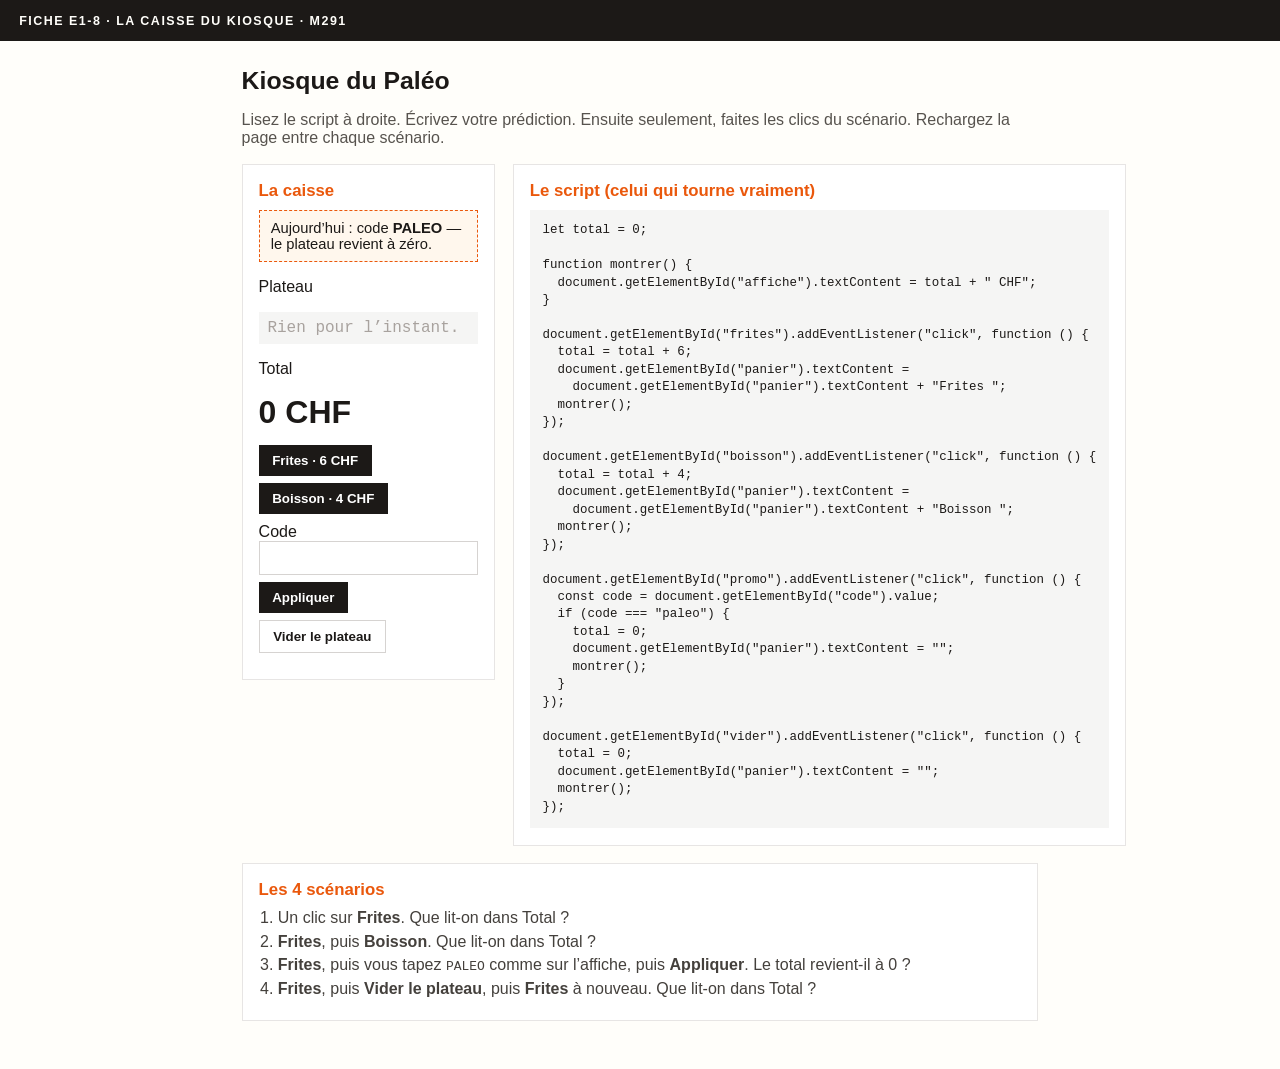
<file: semaine3/e1-8-la-caisse-du-kiosque/depart/caisse.html>
<!DOCTYPE html>
<html lang="fr">
<head>
  <meta charset="utf-8">
  <meta name="viewport" content="width=device-width, initial-scale=1">
  <title>e1-8 — La caisse du kiosque</title>
  <style>
    :root { --ink:#1c1917; --band:#1c1917; --accent:#ea580c; --bg:#fffefa; --paper:#f5f5f4; }
    * { box-sizing: border-box; }
    body { margin:0; font-family: Arial, Helvetica, sans-serif; background:var(--bg); color:var(--ink); }
    header { background:var(--band); color:#fffefa; padding:0.85rem 1.2rem; letter-spacing:.12em; text-transform:uppercase; font-size:.78rem; font-weight:700; }
    main { max-width: 52rem; margin:0 auto; padding:1.4rem 1.1rem 3rem; }
    h1 { font-size:1.55rem; margin:.2rem 0 .45rem; }
    .lead { color:#57534e; margin-bottom:1.1rem; }
    .grid { display:grid; gap:1.1rem; }
    @media (min-width: 720px) { .grid { grid-template-columns: 1fr 1.15fr; align-items:start; } }
    .card { background:#fff; border:1px solid #e7e5e4; padding:1rem 1rem 1.05rem; }
    .card h2 { margin:0 0 .55rem; font-size:1.05rem; color:var(--accent); }
    .affiche-code { background:#fff7ed; border:1px dashed #ea580c; padding:.55rem .7rem; margin:0 0 .8rem; font-size:.92rem; }
    .panier { min-height:1.4rem; margin:.2rem 0 .7rem; padding:.45rem .55rem; background:var(--paper); font-family: ui-monospace, monospace; }
    .panier:empty::before { content:"Rien pour l’instant."; color:#a8a29e; }
    .total { font-size:2rem; font-weight:700; margin:.15rem 0 .85rem; }
    .row { display:flex; flex-wrap:wrap; gap:.45rem; margin-bottom:.55rem; }
    button { background:var(--band); color:#fff; border:0; padding:.5rem .85rem; font-weight:700; cursor:pointer; }
    button:hover { background:var(--accent); }
    button.ghost { background:#fff; color:var(--ink); border:1px solid #d6d3d1; }
    button.ghost:hover { border-color:var(--accent); color:var(--accent); background:#fff; }
    input { font:inherit; padding:.45rem .55rem; border:1px solid #d6d3d1; min-width:8rem; }
    pre { background:var(--paper); padding:.75rem .8rem; overflow:auto; font-size:.78rem; line-height:1.4; margin:0; }
    ol { margin:.3rem 0 0; padding-left:1.2rem; color:#44403c; }
    ol li { margin:0 0 .35rem; }
  </style>
</head>
<body>
  <header>Fiche e1-8 · La caisse du kiosque · M291</header>
  <main>
    <h1>Kiosque du Paléo</h1>
    <p class="lead">Lisez le script à droite. Écrivez votre prédiction. Ensuite seulement, faites les clics du scénario. Rechargez la page entre chaque scénario.</p>

    <div class="grid">
      <section class="card">
        <h2>La caisse</h2>
        <p class="affiche-code">Aujourd’hui : code <strong>PALEO</strong> — le plateau revient à zéro.</p>
        <p>Plateau</p>
        <p class="panier" id="panier"></p>
        <p>Total</p>
        <p class="total" id="affiche">0 CHF</p>
        <div class="row">
          <button type="button" id="frites">Frites · 6 CHF</button>
          <button type="button" id="boisson">Boisson · 4 CHF</button>
        </div>
        <div class="row">
          <label>Code <input id="code" type="text" autocomplete="off" spellcheck="false"></label>
          <button type="button" id="promo">Appliquer</button>
          <button type="button" class="ghost" id="vider">Vider le plateau</button>
        </div>
      </section>

      <section class="card">
        <h2>Le script (celui qui tourne vraiment)</h2>
        <pre>let total = 0;

function montrer() {
  document.getElementById("affiche").textContent = total + " CHF";
}

document.getElementById("frites").addEventListener("click", function () {
  total = total + 6;
  document.getElementById("panier").textContent =
    document.getElementById("panier").textContent + "Frites ";
  montrer();
});

document.getElementById("boisson").addEventListener("click", function () {
  total = total + 4;
  document.getElementById("panier").textContent =
    document.getElementById("panier").textContent + "Boisson ";
  montrer();
});

document.getElementById("promo").addEventListener("click", function () {
  const code = document.getElementById("code").value;
  if (code === "paleo") {
    total = 0;
    document.getElementById("panier").textContent = "";
    montrer();
  }
});

document.getElementById("vider").addEventListener("click", function () {
  total = 0;
  document.getElementById("panier").textContent = "";
  montrer();
});</pre>
      </section>
    </div>

    <section class="card" style="margin-top:1.1rem;">
      <h2>Les 4 scénarios</h2>
      <ol>
        <li>Un clic sur <strong>Frites</strong>. Que lit-on dans Total ?</li>
        <li><strong>Frites</strong>, puis <strong>Boisson</strong>. Que lit-on dans Total ?</li>
        <li><strong>Frites</strong>, puis vous tapez <code>PALEO</code> comme sur l’affiche, puis <strong>Appliquer</strong>. Le total revient-il à 0 ?</li>
        <li><strong>Frites</strong>, puis <strong>Vider le plateau</strong>, puis <strong>Frites</strong> à nouveau. Que lit-on dans Total ?</li>
      </ol>
    </section>
  </main>
  <script>
    let total = 0;

    function montrer() {
      document.getElementById("affiche").textContent = total + " CHF";
    }

    document.getElementById("frites").addEventListener("click", function () {
      total = total + 6;
      document.getElementById("panier").textContent =
        document.getElementById("panier").textContent + "Frites ";
      montrer();
      console.log("total :", total);
    });

    document.getElementById("boisson").addEventListener("click", function () {
      total = total + 4;
      document.getElementById("panier").textContent =
        document.getElementById("panier").textContent + "Boisson ";
      montrer();
      console.log("total :", total);
    });

    document.getElementById("promo").addEventListener("click", function () {
      const code = document.getElementById("code").value;
      if (code === "paleo") {
        total = 0;
        document.getElementById("panier").textContent = "";
        montrer();
      }
      console.log("code tapé :", JSON.stringify(code));
    });

    document.getElementById("vider").addEventListener("click", function () {
      total = 0;
      document.getElementById("panier").textContent = "";
      montrer();
      console.log("plateau vidé, total en mémoire :", total);
    });
  </script>
</body>
</html>
</file>
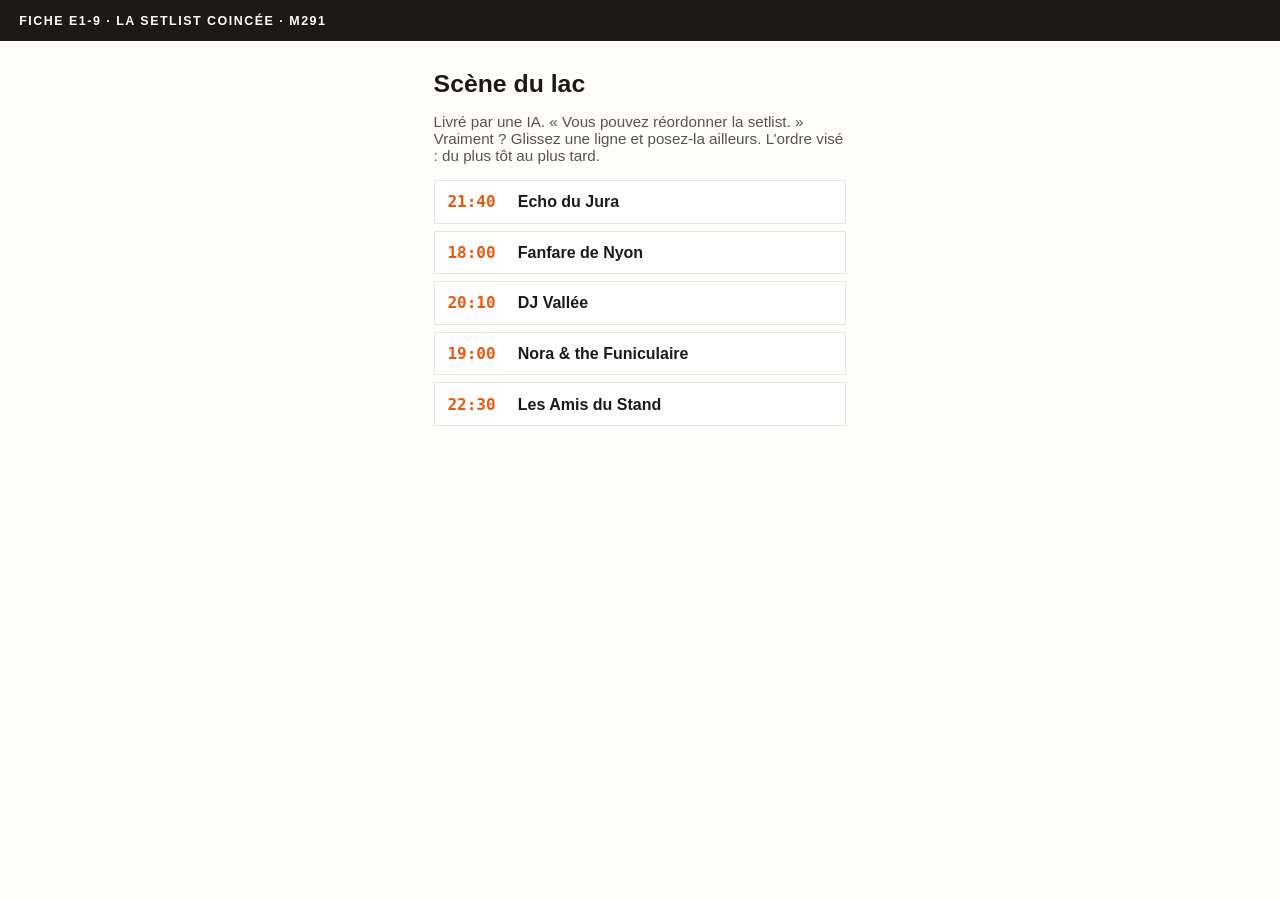
<file: semaine3/e1-9-la-setlist-coincee/depart/setlist.html>
<!DOCTYPE html>
<html lang="fr">
<head>
  <meta charset="utf-8">
  <meta name="viewport" content="width=device-width, initial-scale=1">
  <title>Setlist — e1-9 (version livrée par l’IA)</title>
  <style>
    :root { --ink:#1c1917; --band:#1c1917; --accent:#ea580c; --bg:#fffefa; --paper:#f5f5f4; }
    * { box-sizing: border-box; }
    body { margin:0; font-family: Arial, Helvetica, sans-serif; background:var(--bg); color:var(--ink); }
    header { background:var(--band); color:#fffefa; padding:0.85rem 1.2rem; letter-spacing:.12em; text-transform:uppercase; font-size:.78rem; font-weight:700; }
    main { max-width: 28rem; margin:0 auto; padding:1.6rem 1.1rem 3rem; }
    h1 { font-size:1.55rem; margin:.2rem 0 .4rem; }
    .note { color:#57534e; font-size:.95rem; margin-bottom:1rem; }
    ol { list-style:none; margin:0; padding:0; }
    li { display:flex; gap:.8rem; align-items:baseline; background:#fff; border:1px solid #e7e5e4; margin:0 0 .45rem; padding:.7rem .8rem; cursor:grab; }
    li:active { cursor:grabbing; }
    .heure { font-family: ui-monospace, monospace; font-weight:700; color:var(--accent); min-width:3.6rem; }
    .nom { font-weight:700; }
  </style>
</head>
<body>
  <header>Fiche e1-9 · La setlist coincée · M291</header>
  <main>
    <h1>Scène du lac</h1>
    <p class="note">Livré par une IA. « Vous pouvez réordonner la setlist. » Vraiment ? Glissez une ligne et posez-la ailleurs. L’ordre visé : du plus tôt au plus tard.</p>
    <ol id="liste">
      <li id="morceau-echo" draggable="true" data-heure="2140">
        <span class="heure">21:40</span>
        <span class="nom">Echo du Jura</span>
      </li>
      <li id="morceau-fanfare" draggable="true" data-heure="1800">
        <span class="heure">18:00</span>
        <span class="nom">Fanfare de Nyon</span>
      </li>
      <li id="morceau-dj" draggable="true" data-heure="2010">
        <span class="heure">20:10</span>
        <span class="nom">DJ Vallée</span>
      </li>
      <li id="morceau-nora" draggable="true" data-heure="1900">
        <span class="heure">19:00</span>
        <span class="nom">Nora &amp; the Funiculaire</span>
      </li>
      <li id="morceau-amis" draggable="true" data-heure="2230">
        <span class="heure">22:30</span>
        <span class="nom">Les Amis du Stand</span>
      </li>
    </ol>
  </main>
  <script>
    const liste = document.getElementById("liste");

    liste.addEventListener("dragstart", function (e) {
      const ligne = e.target.closest("li");
      if (!ligne) {
        return;
      }
      e.dataTransfer.setData("text/id", ligne.id);
      console.log("prise :", ligne.id);
    });

    liste.addEventListener("drop", function (e) {
      const id = e.dataTransfer.getData("text/plain");
      console.log("dépôt, id reçu :", id);
      const deplacee = document.getElementById(id);
      const cible = e.target;
      if (deplacee && cible) {
        cible.parentNode.insertBefore(deplacee, cible);
      }
    });
  </script>
</body>
</html>
</file>
<file: mameteo/app.css>
@import url('https://fonts.googleapis.com/css2?family=DM+Sans:wght@400;500;600;700&family=Fraunces:opsz,wght@9..144,500;9..144,600&display=swap');

@layer base, mobile, tablet, desktop;

@layer mobile {
  .app-shell { width: calc(100% - 2 * var(--space-3)); }
  .topbar { height: 69px; }
  .header-nav { width: 100%; height: 100%; display: flex; align-items: center; justify-content: space-between; }
  .brand { width: clamp(120px, 38vw, 150px); }
  .brand-logo { display: block; width: 100%; height: auto; }
  .organize-button { min-width: 0; min-height: 42px; gap: 12px; padding: 0 11px; font-size: .72rem; }
  .screen { padding: 28px 0 var(--space-6); }
  .home-intro { padding: 8px 0 20px; }
  .home-intro h1 { font-size: 2.85rem; }
  .lede { max-width: 360px; font-size: var(--font-size-body-small); }
  .location-heading { flex-wrap: wrap; gap: var(--space-2); }
  .location-select-label { font-size: 1.1rem; }
  .location-select { flex: 1; max-width: none; }
  .location-time { flex-basis: 100%; margin-left: 0; }
  .weather-overview { padding: 13px; }
  .weather-summary { gap: 6px; padding-top: 12px; }
  .summary-metric { min-height: 100px; padding: 10px 8px; }
  .summary-metric .metric-label { font-size: var(--font-size-caption); }
  .summary-metric > strong { font-size: 1.6rem; }
  .summary-metric > strong small { font-size: .65rem; }
  .metric-hint { font-size: .62rem; }
  .section-heading { align-items: start; flex-direction: column; gap: 9px; margin-top: 39px; }
  .search-box { width: 100%; }
  .place-list .place-row { grid-template-columns: repeat(3, minmax(0, 1fr)); margin-bottom: 9px; padding: 9px 10px; }
  .place-list .place-name { grid-column: 1 / -1; padding: 4px 0 8px; }
  .place-metric { min-height: 53px; padding: 7px; border-top: 1px solid var(--color-border-card); }
  .place-metric:first-of-type { border-left: 0; }
  .place-metric > span { font-size: .62rem; }
  .place-metric strong { font-size: .95rem; }
  .route-row { grid-template-columns: 22px minmax(0, 1fr) auto; gap: var(--space-2); padding: var(--space-2) 0; }
  .route-time { justify-self: end; }
  .route-reminder { grid-column: 2 / 3; }
  .route-reminder select { max-width: 100%; }
  .route-actions { grid-column: 3 / 4; justify-content: end; margin: 0; }
  .organize-layout { grid-template-columns: minmax(0, 1fr); gap: 28px; }
  .detail-heading { align-items: start; padding-top: 25px; }
  .detail-heading h1 { font-size: 2.4rem; }
  .detail-heading .lede { max-width: 220px; }
  .detail-temperature { min-width: 92px; column-gap: 4px; }
  .detail-temperature .weather-symbol { font-size: 1.2rem; }
  .detail-temperature strong { font-size: 2.4rem; }
  .detail-content { grid-template-columns: minmax(0, 1fr); gap: 10px; }
  .metric-tabs { gap: 0; }
  .metric-tab { flex: 1; min-width: 0; padding: 12px 4px; font-size: .72rem; }
  .metric-feature { padding: 17px; }
  .metric-value-row { display: block; }
  .metric-value-row strong { display: block; margin-bottom: 9px; }
  .detail-facts { grid-template-columns: minmax(0, 1fr); }
  .detail-facts > div { min-height: 64px; grid-template-columns: 27px 1fr auto; grid-template-rows: 1fr; border-right: 0; border-bottom: 1px solid var(--line); }
  .detail-facts > div:last-child { border-bottom: 0; }
  .fact-icon { grid-row: 1; }
  .weather-measures { gap: 12px; margin-top: 14px; }
  .measure-panel { min-height: 0; grid-template-columns: minmax(0, 1fr); gap: 0; padding: 13px; }
  .measure-primary { min-height: 65px; grid-template-columns: 30px minmax(0, 1fr); grid-template-rows: auto auto; gap: 0 9px; }
  .measure-symbol { grid-row: 1 / 3; font-size: 1.45rem; }
  .measure-reading { width: 100%; justify-content: flex-start; gap: 8px; }
  .measure-title { flex: 1 1 auto; text-align: center; }
  .measure-reading > strong { font-size: 2rem; }
  .measure-primary > span:last-child { grid-column: 2; font-size: .67rem; }
  .measure-secondary { grid-template-columns: minmax(0, 1fr) minmax(0, 1.3fr); gap: 8px 12px; margin-top: 8px; padding: 11px 0 0; border-top: 1px solid var(--color-panel-border); border-left: 0; }
  .measure-stat span { font-size: .64rem; }
  .measure-stat strong { font-size: .81rem; }
  .measure-secondary > p { font-size: .7rem; }
  .forecast-strip { grid-template-columns: repeat(3, minmax(0, 1fr)); }
  .forecast-hour { min-height: 128px; border-bottom: 1px solid var(--line); }
  .forecast-hour:nth-child(3) { border-right: 0; }
  .forecast-hour:nth-child(n + 4) { border-bottom: 0; }
  .forecast-link { margin-top: 10px; }
  footer { font-size: .65rem; }
}

@layer base {
:root {
  color-scheme: light;
  /* 60-30-10 color roles; keep the existing background, surface and accent values. */
  --color-background: #f8f7f3;
  --color-surface: #fffefa;
  --color-primary: #192d45;
  --color-secondary: #e9edf0;
  --color-accent: #b6573e;
  --color-muted: #687788;
  --color-border: #d8dde1;
  --color-panel-dark: #dce3e9;
  --color-accent-soft: #f0ded5;
  --color-success: #548164;
  --color-text-on-dark: #c3ccd4;
  --color-text-on-dark-subtle: #8191a2;
  --color-border-on-dark: #ffffff45;
  --color-accent-on-dark: #f0b29e;
  --color-placeholder: #8894a0;
  --color-border-hover: #8b9bac;
  --color-border-card: #e4e7e9;
  --color-border-soft: #e8eaeb;
  --color-text-subtle: #8a96a2;
  --color-input-border: #c4cdd4;
  --color-shadow: #192d4520;
  --color-border-panel: #cbd3d9;
  --color-border-panel-dark: #cbd2d6;
  --color-border-section: #e5e8ea;
  --color-panel-hover: #e2e8ed;
  --color-white: #fff;
  --color-switch: #9ca9b1;
  --paper: var(--color-background);
  --white: var(--color-surface);
  --ink: var(--color-primary);
  --panel: var(--color-secondary);
  --accent: var(--color-accent);
  --muted: var(--color-muted);
  --line: var(--color-border);
  --panel-dark: var(--color-panel-dark);
  --accent-soft: var(--color-accent-soft);
  --space-1: 4px;
  --space-2: 8px;
  --space-3: 16px;
  --space-4: 24px;
  --space-5: 32px;
  --space-6: 40px;
  --space-7: 48px;
  --space-8: 64px;
  --font-size-caption: .65rem;
  --font-size-small: .76rem;
  --font-size-label: .67rem;
  --font-size-body-small: .88rem;
  --font-size-body: .98rem;
  --font-size-subheading: 1.25rem;
  --font-size-heading: 1.5rem;
  --font-size-section: 1.8rem;
  font-family: "DM Sans", "Segoe UI", sans-serif;
  font-synthesis: none;
}

* { box-sizing: border-box; }
html { min-width: 320px; scroll-behavior: smooth; }
body { margin: 0; background: var(--paper); color: var(--ink); }
button, input { font: inherit; }
a { color: inherit; text-decoration: none; }
button, a, input { -webkit-tap-highlight-color: transparent; }
button:focus-visible, a:focus-visible, input:focus-visible, select:focus-visible { outline: 2px solid var(--accent); outline-offset: 3px; }
[hidden] { display: none !important; }

.app-shell { width: min(1120px, calc(100% - var(--space-8))); min-height: 100vh; margin: 0 auto; display: flex; flex-direction: column; }
.topbar { position: sticky; top: 0; z-index: 10; height: 78px; display: flex; align-items: center; justify-content: space-between; border-bottom: 1px solid var(--line); background: var(--paper); }
.header-nav { width: 100%; height: 100%; display: flex; align-items: center; justify-content: space-between; }
.brand { display: inline-flex; align-items: center; flex: 0 0 auto; }
.brand-logo { display: block; width: 150px; height: auto; }
.main-nav { height: 100%; display: flex; align-items: center; gap: 30px; }
.main-nav a { height: 100%; display: inline-flex; align-items: center; border-bottom: 2px solid transparent; color: var(--muted); font-size: .86rem; }
.main-nav a.active { border-color: var(--accent); color: var(--ink); }
.notification-button { display: inline-flex; align-items: center; gap: 9px; padding: 8px 0 8px 10px; border: 0; background: transparent; color: var(--muted); font-size: .77rem; cursor: pointer; }
.notification-dot { width: 8px; height: 8px; border: 1px solid var(--muted); border-radius: 50%; }
.notification-button[aria-pressed="true"] .notification-dot { border-color: var(--color-success); background: var(--color-success); }
main { flex: 1; }
.screen { padding: 45px 0 60px; }
.screen.is-entering { animation: enter .32s ease both; }
@keyframes enter { from { opacity: 0; transform: translateY(6px); } to { opacity: 1; transform: translateY(0); } }
@keyframes screen-exit { to { opacity: 0; transform: translateY(-6px); } }
@keyframes screen-enter { from { opacity: 0; transform: translateY(8px); } }
::view-transition-old(active-screen) { animation: screen-exit .2s ease both; }
::view-transition-new(active-screen) { animation: screen-enter .28s ease both; }
.welcome-row { display: flex; align-items: end; justify-content: space-between; gap: 24px; padding: 21px 0 35px; }
.eyebrow { margin: 0 0 10px; color: var(--muted); font-size: var(--font-size-label); font-weight: 700; letter-spacing: .09em; }
h1, h2, h3, p { margin-top: 0; }
h1, .section-heading h2, .route-panel h2, .add-form h2 { font-family: "Fraunces", Georgia, serif; font-weight: 500; letter-spacing: -.025em; }
h1 { margin: 0; font-size: clamp(2.7rem, 5vw, 4.5rem); line-height: 1; }
h1 span { color: var(--accent); }
.lede { margin: 14px 0 0; color: var(--muted); font-size: var(--font-size-body); line-height: 1.6; }
.text-link { color: var(--ink); font-size: .84rem; font-weight: 600; white-space: nowrap; }
.text-link span { margin-left: 5px; color: var(--accent); }
.next-trip { position: relative; min-height: 218px; display: flex; align-items: center; justify-content: space-between; gap: 24px; padding: 35px 42px; overflow: hidden; background: var(--ink); color: var(--paper); }
.trip-copy { min-width: 0; }
.light-eyebrow { color: var(--color-text-on-dark); }
.eyebrow-separator { padding: 0 7px; color: var(--color-text-on-dark-subtle); }
.next-trip h2 { margin: 0; font: 500 clamp(1.8rem, 3vw, 2.55rem)/1.08 "Fraunces", Georgia, serif; letter-spacing: -.02em; }
.trip-origin { margin: 10px 0 20px; color: var(--color-text-on-dark); font-size: .83rem; }
.trip-action { display: inline-flex; min-width: 220px; justify-content: space-between; align-items: center; padding: 12px 0 0; border-top: 1px solid var(--color-border-on-dark); font-size: .84rem; font-weight: 600; }
.trip-action span { color: var(--color-accent-on-dark); font-size: 1.25rem; }
.trip-weather { display: grid; grid-template-columns: auto auto; align-items: center; column-gap: 11px; margin-right: 12%; }
.weather-symbol { font-family: "Segoe UI Symbol", sans-serif; font-size: 2rem; }
.trip-weather strong { font: 500 4.1rem/1 "Fraunces", Georgia, serif; letter-spacing: -.04em; }
.trip-weather > span:last-child { grid-column: 1 / -1; justify-self: center; color: var(--color-text-on-dark); font-size: .77rem; }
.section-heading { display: flex; align-items: end; justify-content: space-between; gap: 20px; margin: 53px 0 17px; }
.section-heading .eyebrow { margin-bottom: 6px; }
.section-heading h2 { margin: 0; font-size: var(--font-size-section); }
.search-box { width: 240px; height: 39px; display: flex; align-items: center; gap: 9px; padding: 0 11px; border-bottom: 1px solid var(--line); color: var(--muted); }
.search-box > span { font-size: 1.3rem; }
.search-box input { width: 100%; min-width: 0; border: 0; outline: 0; background: transparent; color: var(--ink); font-size: .8rem; }
.search-box input::placeholder { color: var(--color-placeholder); }
.search-box:focus-within { border-color: var(--accent); }
.place-grid { display: grid; grid-template-columns: repeat(3, minmax(0, 1fr)); gap: 12px; }
.place-card { min-height: 142px; display: grid; grid-template-columns: 1fr auto; grid-template-rows: auto 1fr auto; gap: 8px; padding: 17px 18px; border: 1px solid var(--line); background: var(--white); transition: border-color .18s, transform .18s; }
.place-card:hover { transform: translateY(-2px); border-color: var(--color-border-hover); }
.place-card-main { display: flex; align-items: start; justify-content: space-between; gap: 10px; grid-column: 1 / -1; }
.place-time { color: var(--muted); font-size: .69rem; }
.place-card h3 { margin: 0; font: 600 1.08rem "Fraunces", Georgia, serif; }
.place-weather { display: flex; align-items: center; gap: 8px; align-self: end; color: var(--muted); font-size: .74rem; }
.place-weather .weather-symbol { color: var(--accent); font-size: 1.2rem; }
.place-temp { align-self: end; font: 500 1.7rem/1 "Fraunces", Georgia, serif; }
.place-open { grid-column: 1 / -1; padding-top: 9px; border-top: 1px solid var(--color-border-soft); color: var(--accent); font-size: .73rem; font-weight: 600; }
.place-open span { float: right; font-size: 1rem; line-height: .8; }
.empty-state { padding: 28px 0; color: var(--muted); }
.page-heading { padding: 37px 0 31px; }
.page-heading h1 { font-size: clamp(2.4rem, 4vw, 3.6rem); }
.back-link { display: inline-block; color: var(--muted); font-size: .81rem; }
.back-link span { margin-left: 5px; }
.organize-layout { display: grid; grid-template-columns: minmax(0, 1.5fr) minmax(260px, .8fr); gap: 42px; align-items: start; }
.compact-heading { margin: 0 0 12px; }
.compact-heading h2, .add-form h2 { font-size: var(--font-size-heading); }
.route-list { margin: 0; padding: 0; list-style: none; border-top: 1px solid var(--line); }
.route-row { min-height: 67px; display: grid; grid-template-columns: 32px minmax(0, 1fr) auto auto auto; align-items: center; gap: 10px; border-bottom: 1px solid var(--line); }
.route-index { color: var(--color-text-subtle); font-size: .7rem; }
.route-name { font-weight: 600; font-size: .88rem; }
.route-time { color: var(--muted); font-size: .78rem; }
.route-reminder select { max-width: 118px; height: 34px; padding: 0 6px; border: 1px solid var(--color-input-border); border-radius: 0; background: var(--white); color: var(--ink); font-size: .7rem; }
.route-actions { display: flex; gap: 3px; }
.icon-button { width: 30px; height: 30px; display: grid; place-items: center; border: 0; background: transparent; color: var(--muted); cursor: pointer; }
.icon-button:hover { background: var(--panel); color: var(--ink); }
.icon-button.remove:hover { color: var(--accent); }
.settings-panel { background: var(--panel); }
.add-form { display: grid; gap: 10px; padding: 23px; }
.add-form .eyebrow { margin-bottom: -4px; }
.add-form h2 { margin: 0 0 4px; }
.add-form label { margin-top: 4px; font-size: .74rem; font-weight: 600; }
.add-form input { width: 100%; height: 39px; padding: 0 10px; border: 1px solid var(--color-input-border); border-radius: 0; background: var(--white); color: var(--ink); font-size: .82rem; }
.place-search-field { position: relative; }
.place-search-status { margin: -4px 0 2px; color: var(--muted); font-size: .68rem; line-height: 1.45; }
.place-suggestions { position: absolute; z-index: 2; top: calc(100% + 2px); right: 0; left: 0; max-height: 240px; margin: 0; padding: 4px 0; overflow-y: auto; border: 1px solid var(--color-input-border); background: var(--white); box-shadow: 0 8px 18px var(--color-shadow); list-style: none; }
.place-suggestions li + li { border-top: 1px solid var(--color-border-card); }
.place-suggestion { min-height: 44px; display: flex; flex-direction: column; justify-content: center; gap: 2px; padding: 7px 10px; color: var(--ink); cursor: pointer; }
.place-suggestion:hover, .place-suggestion:focus-visible { background: var(--panel); }
.place-suggestion:focus-visible { outline: 2px solid var(--accent); outline-offset: -2px; }
.place-suggestion strong { font-size: .78rem; font-weight: 600; }
.place-suggestion span { color: var(--muted); font-size: .67rem; }
.primary-button { min-height: 43px; display: flex; justify-content: space-between; align-items: center; gap: 16px; margin-top: 7px; padding: 0 13px; border: 0; background: var(--ink); color: var(--white); font-size: .82rem; font-weight: 600; cursor: pointer; }
.primary-button span { color: var(--color-accent-on-dark); font-size: 1.2rem; }
.notification-setting { display: flex; align-items: center; justify-content: space-between; gap: 12px; padding: 17px 22px; border-top: 1px solid var(--color-border-panel-dark); }
.notification-setting strong { font-size: .8rem; }
.notification-setting p { max-width: 220px; margin: 4px 0 0; color: var(--muted); font-size: .7rem; line-height: 1.45; }
.notification-status { margin: 0; padding: 0 22px 17px; color: var(--muted); font-size: .68rem; line-height: 1.45; }
.weather-status-row { display: flex; align-items: center; justify-content: space-between; gap: 10px; margin-top: 12px; }
.weather-status { min-width: 0; margin: 0; color: var(--muted); font-size: .72rem; line-height: 1.45; }
.refresh-weather { flex: 0 0 auto; min-height: 36px; padding: 0 11px; border: 1px solid var(--line); background: var(--white); color: var(--ink); font-size: .72rem; font-weight: 600; cursor: pointer; }
.refresh-weather:disabled { color: var(--muted); cursor: wait; }
.weather-attribution { margin: 8px 0 0; color: var(--muted); font-size: .65rem; text-align: right; }
.weather-attribution a { color: var(--accent); text-decoration: underline; text-underline-offset: 2px; }
.switch { position: relative; flex: 0 0 38px; height: 22px; }
.switch input { position: absolute; width: 1px; height: 1px; opacity: 0; }
.switch span { position: absolute; inset: 0; border: 1px solid var(--color-switch); background: var(--color-white); cursor: pointer; }
.switch span::after { position: absolute; top: 3px; left: 3px; width: 14px; height: 14px; background: var(--color-switch); content: ""; transition: transform .16s; }
.switch input:checked + span { border-color: var(--color-success); background: var(--color-success); }
.switch input:checked + span::after { transform: translateX(16px); background: white; }
.switch input:focus-visible + span { outline: 2px solid var(--accent); outline-offset: 3px; }
.detail-heading { display: flex; justify-content: space-between; align-items: center; gap: 30px; padding: 35px 0 27px; }
.detail-heading h1 { font-size: clamp(2.3rem, 4vw, 3.7rem); }
.detail-temperature { display: grid; grid-template-columns: auto auto; align-items: center; column-gap: 9px; min-width: 150px; }
.detail-temperature .weather-symbol { color: var(--accent); }
.detail-temperature strong { font: 500 3.6rem/1 "Fraunces", Georgia, serif; }
.detail-temperature > span:last-child { grid-column: 1 / -1; justify-self: center; color: var(--muted); font-size: .75rem; }
.metric-tabs { display: flex; gap: 6px; padding: 0 0 0 0; border-bottom: 1px solid var(--line); }
.metric-tab { min-width: 105px; padding: 12px 14px; border: 0; border-bottom: 2px solid transparent; background: transparent; color: var(--muted); font-size: .8rem; cursor: pointer; }
.metric-tab.active { border-color: var(--accent); color: var(--ink); font-weight: 700; }
.detail-content { display: grid; grid-template-columns: 1fr minmax(215px, .45fr); align-items: center; gap: 36px; padding: 27px 0; }
.metric-feature { padding: 18px 22px; background: var(--panel); }
.metric-feature .eyebrow { margin-bottom: 14px; }
.metric-value-row { min-height: 60px; display: flex; align-items: baseline; gap: 18px; }
.metric-value-row strong { font: 500 3.2rem/1 "Fraunces", Georgia, serif; }
.metric-value-row span { color: var(--muted); font-size: .8rem; }
.metric-track { height: 5px; margin-top: 13px; background: var(--color-panel-border); }
.metric-track span { display: block; height: 100%; width: 60%; background: var(--accent); transition: width .2s; }
.scale-labels { display: flex; justify-content: space-between; margin-top: 8px; color: var(--muted); font-size: .65rem; }
.forecast-link { display: flex; justify-content: space-between; align-items: center; gap: 12px; padding: 15px 0; border-bottom: 1px solid var(--line); font-size: .8rem; font-weight: 600; }
.forecast-link span { color: var(--accent); font-size: 1.2rem; }
.detail-facts { display: grid; grid-template-columns: repeat(3, 1fr); border-top: 1px solid var(--line); border-bottom: 1px solid var(--line); }
.detail-facts > div { min-height: 83px; display: grid; grid-template-columns: 27px 1fr; grid-template-rows: 1fr 1fr; align-items: center; gap: 0 8px; padding: 14px 18px; border-right: 1px solid var(--line); }
.detail-facts > div:last-child { border-right: 0; }
.fact-icon { grid-row: 1 / 3; color: var(--accent); font-size: 1.2rem; }
.cloud-icon { font-size: 1.15rem; }
.fact-label { color: var(--muted); font-size: .7rem; }
.detail-facts strong { font-size: .85rem; }
.forecast-heading { padding-top: 35px; }
.forecast-strip { display: grid; grid-template-columns: repeat(6, 1fr); margin: 8px 0 25px; border-top: 1px solid var(--line); border-bottom: 1px solid var(--line); }
.forecast-hour { min-height: 155px; display: flex; flex-direction: column; align-items: center; justify-content: center; gap: 12px; border-right: 1px solid var(--line); background: var(--white); }
.forecast-hour:last-child { border-right: 0; }
.forecast-hour.is-arrival { background: var(--accent-soft); }
.forecast-hour time { color: var(--muted); font-size: .75rem; }
.forecast-hour .weather-symbol { color: var(--accent); font-size: 1.35rem; }
.forecast-hour strong { font: 500 1.5rem "Fraunces", Georgia, serif; }
.forecast-hour small { color: var(--muted); font-size: .65rem; }
.forecast-back { width: min(280px, 100%); margin-left: auto; }
.forecast-message { grid-column: 1 / -1; margin: 0; padding: 22px; color: var(--muted); }
footer { display: flex; justify-content: space-between; padding: 19px 0; border-top: 1px solid var(--line); color: var(--muted); font-size: .71rem; }
footer span:first-child { color: var(--ink); font: 600 .95rem "Fraunces", Georgia, serif; }
.visually-hidden { position: absolute; width: 1px; height: 1px; padding: 0; margin: -1px; overflow: hidden; clip: rect(0, 0, 0, 0); white-space: nowrap; border: 0; }

.topbar { height: 92px; }
.header-back { width: 42px; height: 42px; display: grid; place-items: center; border: 1px solid var(--line); background: var(--white); font-size: 1.4rem; }
.topbar.is-organizing .brand { margin-left: auto; }
.organize-button { min-width: 285px; min-height: 54px; display: flex; align-items: center; justify-content: space-between; gap: 25px; padding: 0 19px; background: var(--ink); color: var(--paper); font-size: .96rem; font-weight: 600; }
.organize-button span { color: var(--color-accent-on-dark); font-size: 1.3rem; }
.home-screen { padding-top: 34px; }
.home-intro { padding-bottom: 27px; }
.home-intro h1 { font-size: clamp(2.4rem, 4vw, 3.3rem); }
.home-intro .lede { margin-top: 9px; }
.weather-overview { position: relative; padding: 17px 19px 21px; border: 1px solid var(--line); background: var(--white); }
.location-heading { display: flex; align-items: center; gap: 12px; padding-bottom: 15px; border-bottom: 1px solid var(--color-border-section); }
.location-select-label { font: 500 var(--font-size-subheading) "Fraunces", Georgia, serif; }
.location-select { position: static; top: auto; left: auto; flex: 0 1 260px; width: auto; max-width: 260px; min-width: 0; height: 37px; padding: 0 32px 0 10px; border: 1px solid var(--line); border-radius: 0; background: var(--panel); color: var(--ink); font-size: .83rem; }
.location-time { margin-left: auto; color: var(--muted); font-size: .75rem; }
.weather-summary { display: grid; grid-template-columns: repeat(3, minmax(0, 1fr)); gap: 11px; padding: 17px 0 3px; }
.summary-metric { min-height: 116px; display: flex; flex-direction: column; justify-content: space-between; padding: 13px 15px; border: 1px solid var(--line); background: var(--panel); transition: border-color .18s, background .18s; }
.summary-metric:hover { border-color: var(--ink); background: var(--color-panel-hover); }
.summary-metric .metric-label { position: static; width: auto; height: auto; justify-content: start; background: transparent; color: var(--muted); font-size: .75rem; }
.summary-metric > strong { font: 500 2rem/1 "Fraunces", Georgia, serif; }
.summary-metric > strong small { font: 500 .8rem "DM Sans", sans-serif; }
.metric-hint { display: flex; justify-content: space-between; align-items: center; color: var(--muted); font-size: .7rem; }
.metric-hint > span:last-child { color: var(--accent); font-size: 1rem; }
.section-heading { scroll-margin-top: 22px; }
.place-list { border-top: 1px solid var(--line); }
.place-list .place-row { min-height: 83px; display: grid; grid-template-columns: minmax(180px, 1.5fr) repeat(3, minmax(105px, 1fr)); align-items: stretch; gap: 0; margin: 0 0 10px; padding: 0 12px; border: 1px solid var(--line); border-radius: 0; background: var(--white); }
.place-name { position: static; width: auto; height: auto; display: flex; flex-direction: column; justify-content: center; gap: 3px; padding: 10px 13px 10px 0; border-radius: 0; background: transparent; }
.place-name h3 { margin: 0; font: 600 1rem "Fraunces", Georgia, serif; }
.place-name .place-time { color: var(--muted); font-size: .67rem; }
.place-condition { display: flex; align-items: center; gap: 5px; color: var(--muted); font-size: .68rem; }
.place-condition .weather-symbol { color: var(--accent); font-size: .9rem; }
.place-see-all { display: flex; align-items: center; gap: 6px; color: var(--accent); font-size: .68rem; font-weight: 600; }
.place-name:hover .place-see-all { text-decoration: underline; text-underline-offset: 3px; }
.place-metric { display: flex; flex-direction: column; justify-content: center; gap: 5px; padding: 8px 12px; border-left: 1px solid var(--color-border-card); transition: background .18s; }
.place-metric:hover { background: var(--panel); }
.place-metric > span { color: var(--muted); font-size: .68rem; }
.place-metric strong { font: 500 1.05rem "Fraunces", Georgia, serif; }
.place-metric small { font: 500 .67rem "DM Sans", sans-serif; }
.place-list .empty-state { margin: 0; }
.route-row .route-name { font-size: .9rem; }
.forecast-hour .weather-symbol { position: static; width: auto; height: auto; background: transparent; }

@media (prefers-reduced-motion: reduce) {
  *, *::before, *::after { scroll-behavior: auto !important; animation-duration: .01ms !important; transition-duration: .01ms !important; }
}

.weather-measures { display: flex; flex-direction: column; gap: 14px; margin-top: 18px; }
.weather-measure { min-width: 0; }
.measure-panel { min-height: 140px; display: grid; grid-template-columns: minmax(180px, .8fr) minmax(0, 1.2fr); align-items: center; gap: 22px; padding: 20px 24px; background: var(--panel); }
.measure-primary { min-width: 0; display: grid; grid-template-columns: auto auto; grid-template-rows: auto auto; align-content: center; justify-content: start; gap: 2px 12px; }
.measure-symbol { grid-row: 1 / 3; align-self: center; color: var(--accent); font-family: "Segoe UI Symbol", sans-serif; font-size: 1.8rem; }
.measure-reading { min-width: 0; display: flex; align-items: baseline; gap: 12px; }
.measure-title { flex: 0 0 auto; margin: 0; color: var(--ink); font-size: 1.25rem; font-weight: 600; }
.measure-reading > strong { font: 500 2.7rem/1 "Fraunces", Georgia, serif; white-space: nowrap; }
.measure-reading > strong small { font: 500 .82rem "DM Sans", sans-serif; }
.measure-primary > span:last-child { grid-column: 2; color: var(--muted); font-size: .72rem; }
.measure-secondary { min-width: 0; display: grid; grid-template-columns: minmax(0, 1fr) minmax(0, 1.5fr); align-items: center; gap: 10px 20px; padding-left: 22px; border-left: 1px solid var(--color-panel-border); }
.measure-stat { min-width: 0; display: flex; flex-direction: column; gap: 4px; }
.measure-stat span { color: var(--muted); font-size: .69rem; }
.measure-stat strong { font-size: .9rem; }
.measure-secondary > p { margin: 0; color: var(--muted); font-size: .78rem; line-height: 1.5; }
.measure-secondary:not(.measure-stats) > p { grid-column: 2; }
.measure-stats > p { grid-column: 1 / -1; }
.cloud-cover-track { grid-column: 1 / -1; height: 7px; background: var(--color-panel-border); }
.cloud-cover-track span { display: block; width: 0; height: 100%; background: var(--accent); transition: width .2s; }
.forecast-link { margin-top: 14px; }

}

@layer tablet {
@media (min-width: 521px) {
  .app-shell { width: min(100% - 36px, 600px); }
  .topbar { height: 75px; }
  .organize-button { min-width: 240px; min-height: 48px; gap: 25px; padding: 0 19px; font-size: .85rem; }
  .screen { padding-top: 35px; }
  .home-intro { padding: 10px 0 27px; }
  .home-intro h1 { font-size: clamp(2.4rem, 4vw, 3.3rem); }
  .lede { font-size: .98rem; }
  .location-heading { flex-wrap: nowrap; gap: 12px; }
  .location-select-label { font-size: 1.25rem; }
  .location-select { flex: 0 1 260px; max-width: 260px; }
  .location-time { flex-basis: auto; margin-left: auto; }
  .weather-overview { padding: 17px 19px 21px; }
  .weather-summary { gap: 11px; padding-top: 17px; }
  .summary-metric { min-height: 116px; padding: 13px 15px; }
  .summary-metric .metric-label { font-size: .75rem; }
  .summary-metric > strong { font-size: 2rem; }
  .summary-metric > strong small { font-size: .8rem; }
  .metric-hint { font-size: .7rem; }
  .section-heading { align-items: end; flex-direction: row; gap: 20px; margin-top: 53px; }
  .search-box { width: 240px; }
  .place-list .place-row { grid-template-columns: minmax(140px, 1.2fr) repeat(3, minmax(85px, 1fr)); margin-bottom: 10px; padding: 0 12px; }
  .place-list .place-name { grid-column: auto; padding: 10px 13px 10px 0; }
  .place-metric { min-height: 0; padding: 8px 12px; border-top: 0; }
  .place-metric:first-of-type { border-left: 1px solid var(--color-border-card); }
  .place-metric > span { font-size: .68rem; }
  .place-metric strong { font-size: 1.05rem; }
  .route-row { grid-template-columns: 32px minmax(0, 1fr) auto auto auto; gap: 10px; padding: 0; }
  .route-reminder { grid-column: auto; }
  .route-reminder select { max-width: 118px; }
  .route-actions { grid-column: auto; }
  .organize-layout { gap: 28px; }
  .detail-heading h1 { font-size: clamp(2.3rem, 4vw, 3.7rem); }
  .detail-temperature { min-width: 150px; column-gap: 9px; }
  .detail-temperature .weather-symbol { font-size: 2rem; }
  .detail-temperature strong { font-size: 3.6rem; }
  .detail-content { gap: 10px; }
  .metric-tab { min-width: 105px; padding: 12px 14px; font-size: .8rem; }
  .metric-feature { padding: 18px 22px; }
  .metric-value-row { display: flex; }
  .metric-value-row strong { display: inline; margin-bottom: 0; }
  .detail-facts { grid-template-columns: repeat(3, minmax(0, 1fr)); }
  .detail-facts > div { min-height: 83px; grid-template-columns: 27px 1fr; grid-template-rows: 1fr 1fr; border-right: 1px solid var(--line); border-bottom: 0; }
  .detail-facts > div:last-child { border-right: 0; }
  .fact-icon { grid-row: 1 / 3; }
  .weather-measures { gap: 14px; margin-top: 18px; }
  .measure-panel { min-height: 140px; grid-template-columns: minmax(180px, .8fr) minmax(0, 1.2fr); gap: 22px; padding: 20px 24px; }
  .measure-primary { min-height: 0; grid-template-columns: auto auto; grid-template-rows: auto auto; gap: 2px 12px; }
  .measure-symbol { font-size: 1.8rem; }
  .measure-reading { gap: 12px; }
  .measure-reading > strong { font-size: 2.7rem; }
  .measure-primary > span:last-child { grid-column: 2; font-size: .72rem; }
  .measure-secondary { grid-template-columns: minmax(0, 1fr) minmax(0, 1.5fr); gap: 10px 20px; margin-top: 0; padding: 0 0 0 22px; border-top: 0; border-left: 1px solid var(--color-panel-border); }
  .measure-stat span { font-size: .69rem; }
  .measure-stat strong { font-size: .9rem; }
  .measure-secondary > p { font-size: .78rem; }
  .forecast-strip { grid-template-columns: repeat(6, minmax(0, 1fr)); }
  .forecast-hour { min-height: 155px; border-bottom: 0; }
  .forecast-hour:nth-child(3) { border-right: 1px solid var(--line); }
  .forecast-link { margin-top: 14px; }
  footer { font-size: .71rem; }
}

}

@layer desktop {
@media (min-width: 761px) {
  .app-shell { width: min(1120px, calc(100% - var(--space-8))); }
  .topbar { height: 92px; }
  .organize-button { min-width: 285px; min-height: 54px; font-size: .96rem; }
  .screen { padding-top: 45px; }
  .place-list .place-row { grid-template-columns: minmax(180px, 1.5fr) repeat(3, minmax(105px, 1fr)); }
  .detail-content { grid-template-columns: minmax(0, 1fr) minmax(215px, .45fr); gap: 36px; }
}

@media (min-width: 768px) {
  .place-list .place-row { grid-template-columns: minmax(180px, 1.5fr) repeat(3, minmax(105px, 1fr)); }
}

@media (min-width: 900px) {
  .organize-layout { grid-template-columns: minmax(0, 1.5fr) minmax(260px, .8fr); gap: 42px; }
}
}
</file>
<file: mameteo/nouvelles-versions/styles.css>
* { box-sizing: border-box; }

:root {
  --paper: #f5f2ea;
  --panel: #e4e5dd;
  --panel-strong: #d5dad0;
  --ink: #31463b;
  --muted: #718076;
  --line: #9aa59b;
  --accent: #ef9279;
  --accent-soft: #f7c0ae;
}

html { scroll-behavior: smooth; }
body {
  margin: 0;
  color: var(--ink);
  font-family: "Nunito Sans", "Segoe UI", sans-serif;
}
a { color: inherit; text-decoration: none; }
a:focus-visible { outline: 2px solid var(--ink); outline-offset: 2px; }

.stage {
  position: relative;
  display: grid;
  grid-template-columns: 195px 195px 195px;
  grid-template-rows: 389px 26px 473px;
  column-gap: 46px;
  width: 715px;
  height: 888px;
  margin: 0 auto;
  padding: 0 10px;
  isolation: isolate;
}
.connections {
  position: absolute;
  inset: 0;
  z-index: -1;
  width: 100%;
  height: 100%;
  overflow: visible;
}
.connections path {
  fill: none;
  stroke: var(--ink);
  stroke-width: 5;
  stroke-linecap: round;
}
.screen { position: relative; min-width: 0; }
.home-screen { grid-column: 1; grid-row: 1 / 4; }
.middle-column { display: contents; }
.organize-screen { grid-column: 2; grid-row: 1; }
.precision-screen { grid-column: 2; grid-row: 3; }
.precise-screen { grid-column: 3; grid-row: 3; }
.screen-title {
  height: 24px;
  margin: 0;
  overflow: hidden;
  color: var(--ink);
  font-size: 18px;
  font-weight: 700;
  line-height: 22px;
  white-space: nowrap;
  text-overflow: ellipsis;
}
.home-screen .screen-title,
.organize-screen .screen-title { position: absolute; z-index: 2; top: 2px; left: 0; }
.home-page,
.organize-page,
.precision-page,
.precise-page {
  position: absolute;
  inset: 0;
  overflow: hidden;
  background: var(--paper);
}
.home-page,
.organize-page { top: 26px; }
.precision-page,
.precise-page { top: 26px; }

.home-header,
.organize-header {
  position: absolute;
  top: 11px;
  left: 4px;
  display: flex;
  gap: 4px;
  width: calc(100% - 8px);
  height: 36px;
}
.logo-button,
.organize-button,
.organize-current,
.back-button {
  display: flex;
  align-items: center;
  justify-content: center;
  border-radius: 4px;
  background: var(--panel-strong);
  font-size: 10px;
  line-height: 1.05;
  text-align: center;
}
.logo-button { flex: 0 0 38px; background: var(--accent-soft); }
.organize-button { flex: 1; white-space: nowrap; }
.location-select {
  position: absolute;
  top: 53px;
  left: 34px;
  width: 126px;
  height: 22px;
  border-radius: 3px;
  background: var(--panel-strong);
  color: transparent;
}
.location-select:focus-visible { color: var(--ink); }
.weather-summary { position: absolute; inset: 0; pointer-events: none; }
.weather-summary a { pointer-events: auto; }
.metric-label {
  position: absolute;
  left: 70px;
  z-index: 1;
  display: flex;
  align-items: center;
  justify-content: center;
  width: 51px;
  height: 21px;
  border-radius: 3px;
  background: var(--panel-strong);
  font-size: 9px;
}
.metric-label:nth-of-type(1) { top: 97px; }
.metric-label:nth-of-type(3) { top: 236px; }
.metric-label:nth-of-type(5) { top: 374px; }
.weather-placeholder {
  position: absolute;
  left: 10px;
  width: 173px;
  height: 100px;
  border-radius: 2px;
  background: var(--panel);
}
.weather-placeholder:nth-of-type(2) { top: 125px; }
.weather-placeholder:nth-of-type(4) { top: 264px; }
.weather-placeholder:nth-of-type(6) { top: 402px; }
.saved-places {
  position: absolute;
  top: 531px;
  right: 10px;
  left: 10px;
}
.saved-places h2 {
  display: flex;
  align-items: center;
  height: 21px;
  margin: 0 24px 12px;
  padding: 0 4px;
  overflow: hidden;
  border: 2px solid var(--line);
  background: var(--panel);
  color: var(--ink);
  font-size: 9px;
  font-weight: 600;
  white-space: nowrap;
}
.place-row {
  position: relative;
  display: grid;
  grid-template-columns: 1fr 1fr 1fr;
  align-items: end;
  gap: 4px;
  height: 52px;
  margin-bottom: 16px;
  padding: 20px 4px 4px;
  border-radius: 2px;
  background: var(--panel-strong);
}
.place-name {
  position: absolute;
  top: 4px;
  left: 4px;
  width: 54px;
  height: 12px;
  border-radius: 2px;
  background: var(--paper);
}
.place-row a {
  min-width: 0;
  height: 24px;
  display: flex;
  align-items: center;
  justify-content: center;
  border-radius: 2px;
  background: var(--paper);
  font-size: 9px;
}
.place-row a:hover,
.metric-tabs a:hover { background: var(--accent-soft); }

.organize-screen .screen-title { max-width: 195px; }
.organize-header { gap: 4px; }
.back-button { flex: 0 0 38px; font-size: 9px; }
.organize-current { flex: 1; white-space: nowrap; }
.route-list {
  position: absolute;
  top: 62px;
  right: 8px;
  left: 8px;
  display: flex;
  flex-direction: column;
  gap: 9px;
  margin: 0;
  padding: 0;
  list-style: none;
}
.route-list li {
  position: relative;
  height: 40px;
  border-bottom: 1px solid var(--line);
}
.route-list li a {
  position: absolute;
  top: 0;
  left: 0;
  width: 153px;
  height: 40px;
  border-radius: 7px;
  background: var(--panel);
}
.route-list li span {
  position: absolute;
  top: 10px;
  right: 0;
  color: var(--muted);
  font-size: 16px;
  line-height: 18px;
}

.metric-tabs {
  position: absolute;
  top: 7px;
  right: 6px;
  left: 6px;
  display: grid;
  grid-template-columns: 38px 1fr 38px;
  gap: 5px;
  height: 35px;
}
.metric-tabs a { border-radius: 4px; background: var(--panel-strong); }
.metric-tabs .tab-clouds { background: var(--accent-soft); }
.small-placeholder {
  position: absolute;
  top: 57px;
  left: 72px;
  width: 51px;
  height: 21px;
  border-radius: 3px;
  background: var(--panel-strong);
}
.detail-placeholder {
  position: absolute;
  top: 86px;
  right: 11px;
  left: 11px;
  height: 99px;
  border-radius: 2px;
  background: var(--panel);
}
.small-placeholder.lower { top: 196px; }
.detail-placeholder.second { top: 224px; }
.detail-placeholder.third { top: 363px; }
.precise-page .small-placeholder {
  top: 57px;
  left: 30px;
  width: 133px;
  height: 21px;
}
.precise-page .detail-placeholder.tall {
  top: 86px;
  right: 11px;
  left: 11px;
  height: 242px;
  background: var(--panel-strong);
}
.precise-page .small-placeholder.lower { top: 335px; }
.close-placeholder {
  position: absolute;
  top: 363px;
  right: 11px;
  left: 11px;
  display: grid;
  height: 100px;
  place-items: center;
  background: var(--panel);
  color: var(--muted);
  font-size: 40px;
  font-weight: 300;
}

@media (max-width: 715px) {
  body { zoom: calc(100vw / 715); }
  .stage { margin-left: 0; margin-right: 0; }
}
</file>
<file: mameteo/styles.css>
@import url('https://fonts.googleapis.com/css2?family=DM+Mono&family=DM+Sans:wght@400;500;600;700&family=Fraunces:opsz,wght@9..144,500;9..144,600&family=Nunito+Sans:opsz,wght@400;600;700;800&display=swap');
*{box-sizing:border-box}html{scroll-behavior:smooth}body{margin:0}a{color:inherit}button{font:inherit}.showcase{min-height:100vh;display:grid;place-items:center;padding:32px;background:#f3f0ea;color:#15263d;font-family:"DM Sans",sans-serif}.showcase main{width:min(1100px,100%)}.eyebrow{margin:0 0 10px;font-size:.72rem;font-weight:700;letter-spacing:.11em;text-transform:uppercase;opacity:.68}.showcase h1{max-width:760px;margin:0;font:600 clamp(2.7rem,6vw,5.6rem)/.98 Fraunces,Georgia,serif;letter-spacing:-.05em}.intro{max-width:520px;margin:28px 0 44px;font-size:1.1rem;line-height:1.55}.tracks{display:grid;grid-template-columns:repeat(3,1fr);gap:16px}.track{min-height:245px;padding:25px;display:flex;flex-direction:column;text-decoration:none;transition:transform .2s}.track:hover{transform:translateY(-6px)}.track span{font-size:.78rem;text-transform:uppercase;letter-spacing:.11em}.track strong{margin-top:auto;font-size:1.7rem;line-height:1.05}.track small{margin-top:14px;opacity:.7}.track-a{background:#15263d;color:#f7f4ee;font-family:Fraunces,serif}.track-b{background:#b6c3ae;color:#30433b;border-radius:32px 32px 8px 8px;font-family:"Nunito Sans",sans-serif}.track-c{background:#d9ff3f;color:#101010;font-family:"DM Mono",monospace}
.app{--ink:#14243a;--paper:#f8f5ef;--muted:#687482;--line:#d9d9d3;--surface:#fffdfa;--accent:#e96f52;min-height:100vh;background:var(--paper);color:var(--ink);font-family:"DM Sans",sans-serif}.app header,.app main,.app footer{width:min(1120px,calc(100% - 48px));margin:auto}.app header{height:84px;display:flex;align-items:center;justify-content:space-between;border-bottom:1px solid var(--line)}.wordmark{font:600 1.45rem Fraunces,Georgia,serif;text-decoration:none;letter-spacing:-.05em}.app nav{display:flex;gap:26px}.app nav a{padding:8px 0;color:var(--muted);font-size:.84rem;text-decoration:none}.app nav .active{color:var(--ink);border-bottom:2px solid var(--accent)}.avatar{width:36px;height:36px;padding:0;border:0;border-radius:50%;background:var(--ink);color:var(--paper)}.hero{padding:72px 0 45px}.hero h1{margin:0;font:600 clamp(3rem,7vw,5.8rem)/.9 Fraunces,Georgia,serif;letter-spacing:-.065em}.hero>p:last-child{margin:22px 0 0;color:var(--muted);font-size:1.06rem}.next-place{display:grid;grid-template-columns:1fr auto;gap:25px;padding:34px;background:var(--ink);color:var(--paper)}.next-place h2,.section-head h2,.detail h2{margin:0;font:600 clamp(1.7rem,3vw,2.7rem)/1 Fraunces,Georgia,serif;letter-spacing:-.045em}.next-place p:not(.eyebrow){margin:12px 0 0;opacity:.7}.weather-main{grid-row:span 2;display:grid;grid-template-columns:auto auto;align-items:center;column-gap:12px}.weather-main strong{font:500 4rem/1 Fraunces,Georgia,serif;letter-spacing:-.08em}.weather-main span:last-child{grid-column:1/-1;text-align:center;font-size:.75rem;opacity:.75}.weather-icon{font-size:2rem}.button{grid-column:1/-1;display:flex;justify-content:space-between;align-items:center;padding-top:20px;border-top:1px solid #ffffff44;font-weight:600;text-decoration:none}.button span{font-size:1.4rem}.section-head{margin-top:84px;display:flex;justify-content:space-between;align-items:end}.section-head a{color:var(--muted);font-size:.88rem}.place-grid{display:grid;grid-template-columns:repeat(2,1fr);gap:16px;margin-top:24px}.place-card{display:flex;align-items:center;gap:16px;padding:24px;background:var(--surface);border:1px solid var(--line)}.place-card>span{font-size:1.7rem}.place-card h3{margin:0;font-size:1rem}.place-card p{margin:5px 0 0;color:var(--muted);font-size:.83rem}.place-card strong{margin-left:auto;font:500 1.7rem Fraunces,Georgia,serif}.detail{display:grid;grid-template-columns:1.2fr 1fr;gap:40px;margin-top:84px;padding:50px 0;border-top:1px solid var(--line)}.detail dl{display:grid;grid-template-columns:repeat(3,1fr);margin:0}.detail dl div{padding-left:16px;border-left:1px solid var(--line)}.detail dt{color:var(--muted);font-size:.76rem}.detail dd{margin:8px 0 0;font:500 1.5rem Fraunces,Georgia,serif}.app footer{padding:28px 0;border-top:1px solid var(--line);color:var(--muted);font-size:.75rem}
.warm{--ink:#31463b;--paper:#f8f1e5;--muted:#637368;--line:#d6d2c4;--surface:#fffaf2;--accent:#c8674d;font-family:"Nunito Sans",sans-serif}.warm .wordmark,.warm h1,.warm h2,.warm .place-card strong,.warm .weather-main strong,.warm .detail dd{font-family:"Nunito Sans",sans-serif}.warm .wordmark i{color:var(--accent);font-style:normal}.warm .next-place{border-radius:34px 34px 8px 34px;background:#789083}.warm .next-place .button{background:#f6a98e;color:#48352f;padding:15px 18px;border:0;border-radius:18px}.warm .place-card{border-radius:20px}.warm .detail{border-top-style:dashed}.warm .avatar{background:var(--accent)}
.modern{--ink:#111;--paper:#f4f4ef;--muted:#656565;--line:#bdbdb7;--surface:#fff;--accent:#d9ff3f;font-family:"DM Mono",monospace}.modern .wordmark,.modern h1,.modern h2,.modern .weather-main strong,.modern .place-card strong,.modern .detail dd{font-family:"DM Sans",sans-serif;font-weight:700;letter-spacing:-.07em}.modern .wordmark span{background:var(--accent);padding:3px 5px}.modern nav{gap:18px}.modern nav a,.modern .eyebrow,.modern .place-card p,.modern .detail dt{font-size:.65rem}.modern .hero h1{font-size:clamp(3.6rem,8vw,7rem);line-height:.78}.modern .next-place{border:2px solid var(--ink);box-shadow:8px 8px 0 var(--accent)}.modern .next-place .button{background:var(--accent);color:var(--ink);margin:0 -34px -34px;padding:17px 34px;border:0}.modern .place-card{border:2px solid var(--ink)}.modern .section-head a{color:var(--ink);font-weight:700}.modern .detail{border-top:2px solid var(--ink)}.modern .detail dl div{border-color:var(--ink)}
@media(max-width:650px){.showcase{padding:26px}.tracks{grid-template-columns:1fr}.track{min-height:155px}.app header,.app main,.app footer{width:min(100% - 32px,1120px)}.app header{height:66px}.app nav{display:none}.hero{padding:52px 0 32px}.next-place{grid-template-columns:1fr;padding:25px}.weather-main{grid-row:auto;justify-content:start}.place-grid,.detail{grid-template-columns:1fr}.section-head{margin-top:58px}.detail{margin-top:58px;gap:30px}.modern .next-place .button{margin:0 -25px -25px;padding:15px 25px}}
</file>
<file: mameteo/nouvelles-versions/styles-a.css>
body.piste-a {
  --paper: #fbfaf6;
  --panel: #e5e8ec;
  --panel-strong: #d6dde5;
  --ink: #182d46;
  --muted: #617288;
  --line: #b4bfcb;
  --accent: #29496c;
  --accent-soft: #cbd8e7;
  font-family: Georgia, "Times New Roman", serif;
}

.piste-a .screen-title,
.piste-a .saved-places h2 {
  font-family: Georgia, "Times New Roman", serif;
}

.piste-a .logo-button,
.piste-a .organize-header .logo-button {
  background: var(--accent);
  color: var(--paper);
}

.piste-a .organize-button,
.piste-a .organize-current,
.piste-a .back-button,
.piste-a .location-select,
.piste-a .metric-label,
.piste-a .small-placeholder,
.piste-a .place-row,
.piste-a .route-list li a,
.piste-a .metric-tabs a,
.piste-a .close-placeholder {
  border-radius: 1px;
}

.piste-a .metric-tabs .tab-clouds {
  background: var(--accent-soft);
}
</file>
